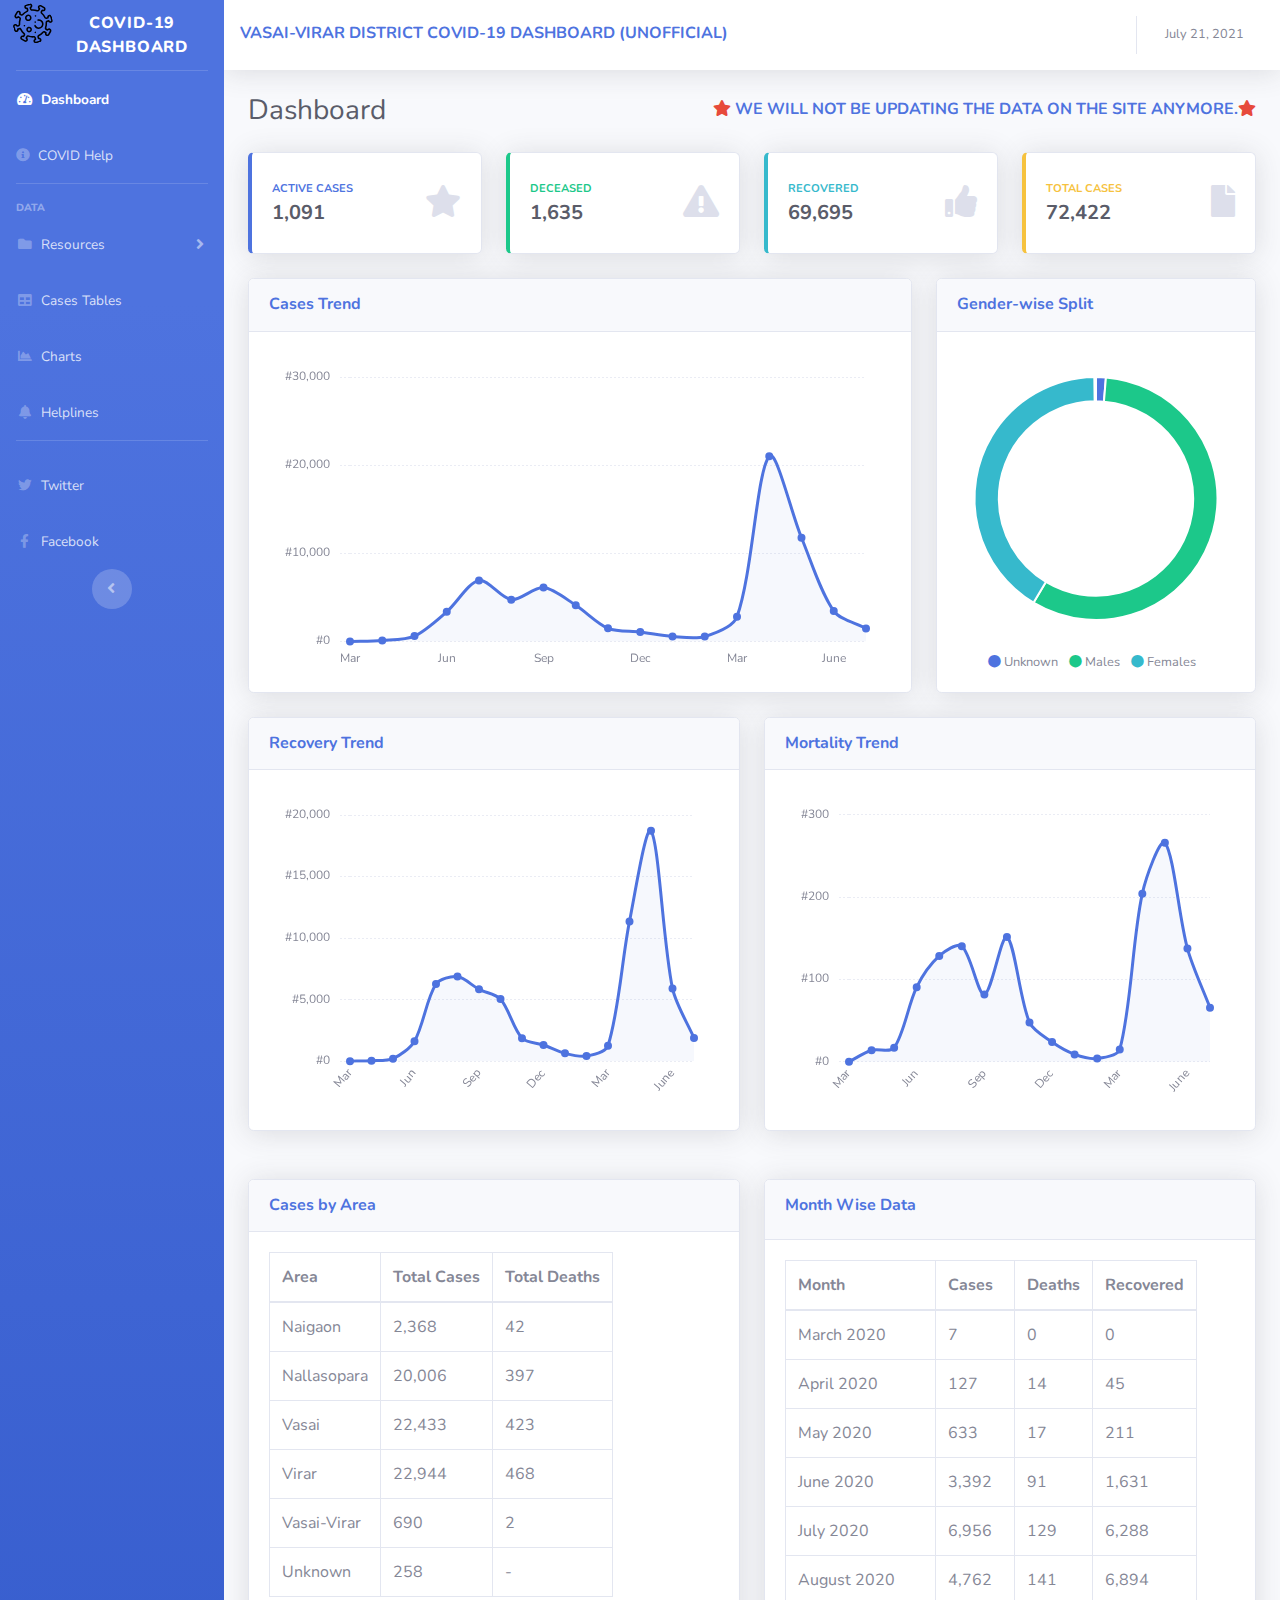
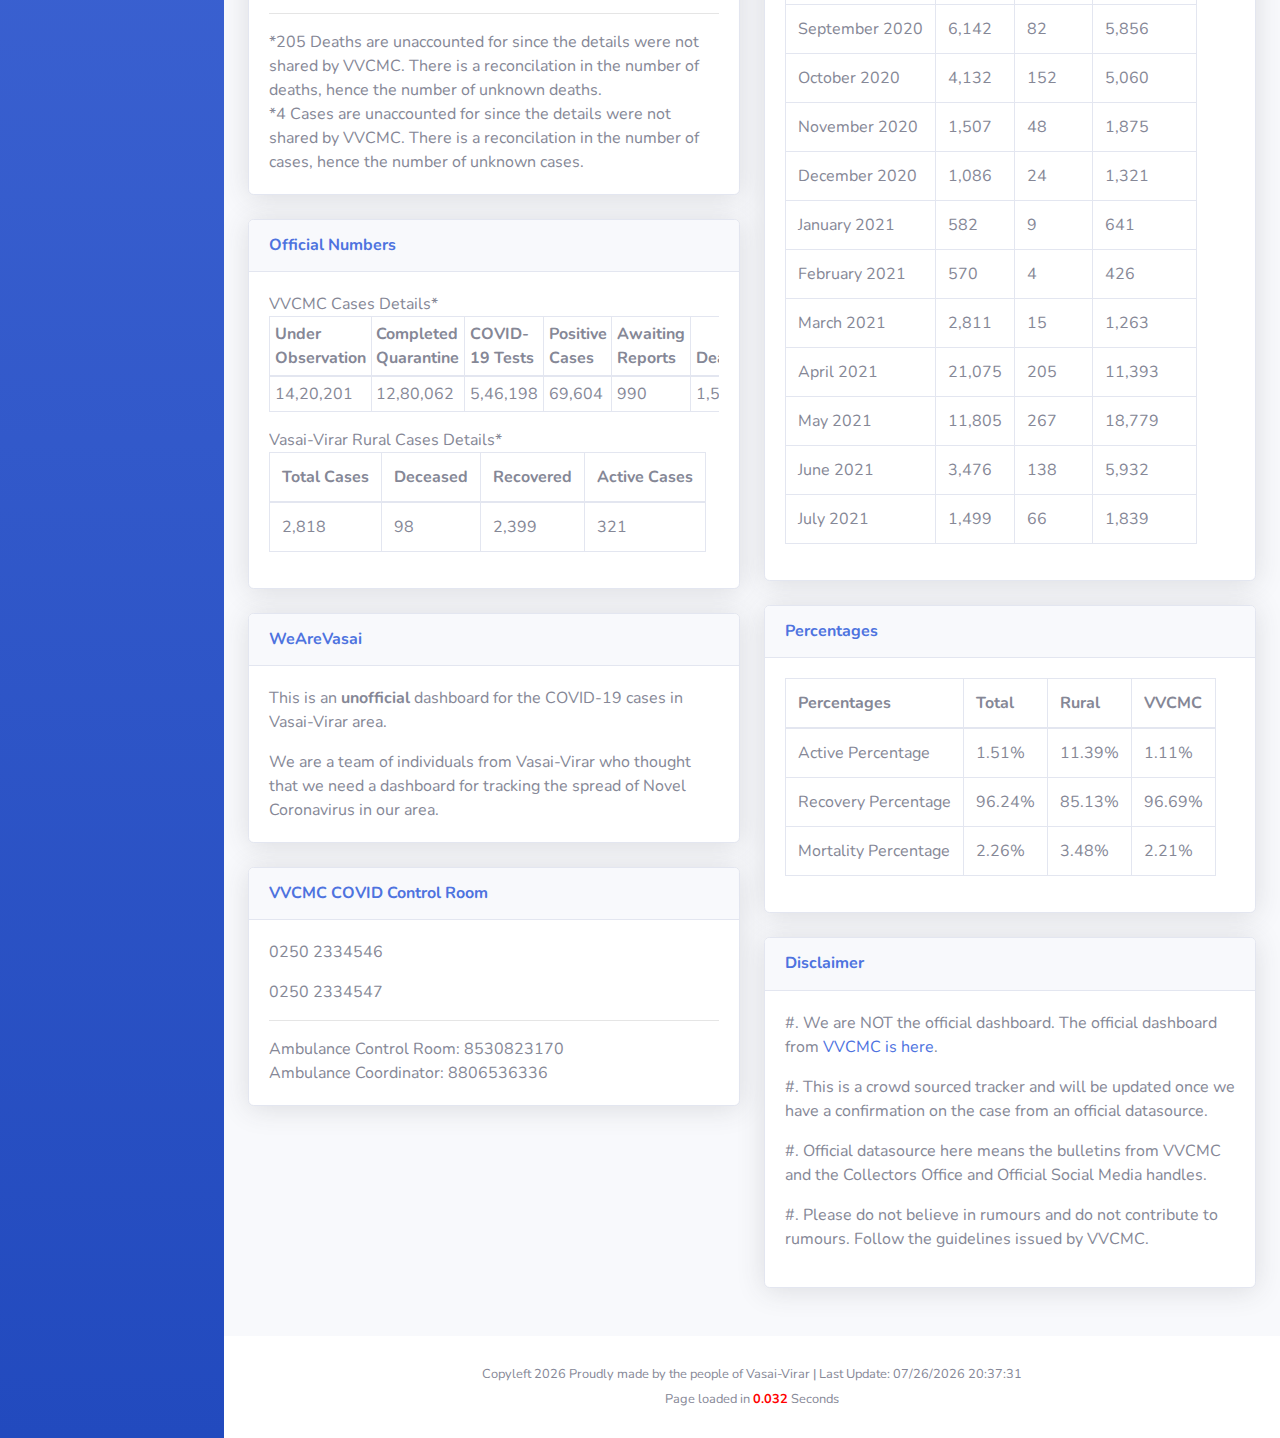
<file: index.html>
<!DOCTYPE html>
<html lang="en">

<head>

  <meta charset="utf-8">
  <meta http-equiv="X-UA-Compatible" content="IE=edge">
  <meta name="viewport" content="width=device-width, initial-scale=1, shrink-to-fit=no">
  <meta name="description" content="The unofficial COVID-19 Dashboard for Vasai-Virar">
  <meta name="author" content="WeAreVasai">

  <title>Vasai-Virar District : Unofficial COVID-19 Dashboard</title>

  <!-- Custom fonts for this template-->
  <link href="vendor/fontawesome-free/css/all.min.css" rel="stylesheet" type="text/css">
  <link href="https://fonts.googleapis.com/css?family=Nunito:200,200i,300,300i,400,400i,600,600i,700,700i,800,800i,900,900i" rel="stylesheet">

  <!-- Custom styles for this template-->
  <link href="css/sb-admin-2.min.css" rel="stylesheet">

  <link rel="icon" href="img/favicon.png" type="image/x-icon"/>
  <link rel="shortcut icon" href="img/favicon.png" type="image/x-icon"/>

</head>

<body id="page-top">

  <!-- Page Wrapper -->
  <div id="wrapper">

    <!-- Sidebar -->
    <ul class="navbar-nav bg-gradient-primary sidebar sidebar-dark accordion" id="accordionSidebar">

      <!-- Sidebar - Brand -->
      <a class="sidebar-brand d-flex align-items-center justify-content-center" href="index.html">
        <div class="sidebar-brand-icon rotate-n-15">
          <img  src="img/virus.svg" alt="" width="40" height="40" style="vertical-align:middle">
          <i class="fas fa-virus"></i>
        </div>
        <div class="sidebar-brand-text mx-3">COVID-19 Dashboard</div>
      </a>

      <!-- Divider -->
      <hr class="sidebar-divider my-0">

      <!-- Nav Item - Dashboard -->
      <li class="nav-item active">
        <a class="nav-link" href="index.html">
          <i class="fas fa-fw fa-tachometer-alt"></i>
          <span>Dashboard</span></a>
      </li>
      <li class="nav-item">
        <a class="nav-link" href="help.html">
          <i class="fas fa fa-info-circle"></i>
          <span>COVID Help</span></a>
      </li>
      <!-- Divider -->
      <hr class="sidebar-divider">


      <!-- Heading -->
      <div class="sidebar-heading">
        Data
      </div>

      <!-- Nav Item - Pages Collapse Menu -->
    <li class="nav-item">
        <a class="nav-link collapsed" href="#" data-toggle="collapse" data-target="#collapsePages" aria-expanded="true" aria-controls="collapsePages">
          <i class="fas fa-fw fa-folder"></i>
          <span>Resources</span>
        </a>
        <div id="collapsePages" class="collapse" aria-labelledby="headingPages" data-parent="#accordionSidebar">
          <div class="bg-white py-2 collapse-inner rounded">
            <h6 class="collapse-header">VVCMC</h6>
            <a class="collapse-item" href="https://vvcmc.in/vvmc/corona/local_host/index.html">VVCMC Dashboard</a>
            <a class="collapse-item" href="https://vvcmc.in/vvmc/corona/local_host/containmentzone.html">VVCMC Containment Zones</a>

            <div class="collapse-divider"></div>
            <h6 class="collapse-header">Palghar District</h6>
            <a class="collapse-item" href="https://datastudio.google.com/embed/u/0/reporting/3f20951b-561b-4a87-a919-8134ce69bb43/page/ecYZB">Palghar Dashboard</a>

          </div>
        </div>
      </li>

      <!-- Nav Item - Tables -->
      <li class="nav-item">
        <a class="nav-link" href="CasesTables.html">
          <i class="fas fa-fw fa-table"></i>
          <span>Cases Tables</span></a>
      </li>

      <!-- Nav Item - Charts -->
      <li class="nav-item">
        <a class="nav-link" href="charts.html">
          <i class="fas fa-fw fa-chart-area"></i>
          <span>Charts</span></a>
      </li>

      <!-- Nav Item - Helpline -->
      <li class="nav-item">
        <a class="nav-link" href="helplines.html">
          <i class="fas fa-bell fa-fw"></i>
          <span>Helplines</span></a>
      </li>





      <!-- Divider -->
      <hr class="sidebar-divider d-none d-md-block">

      <!-- Nav Item - Social -->
      <li class="nav-item">
        <a class="nav-link" href="https://twitter.com/WeAreVasai">
          <i class="fab fa-twitter fa-fw"></i>
          <span>Twitter</span></a>
      </li>
      <li class="nav-item">
        <a class="nav-link" href="https://www.facebook.com/wearevasai/">
          <i class="fab fa-facebook-f fa-fw"></i>
          <span>Facebook</span></a>
      </li>

      <!-- Sidebar Toggler (Sidebar) -->
      <div class="text-center d-none d-md-inline">
        <button class="rounded-circle border-0" id="sidebarToggle"></button>
      </div>

    </ul>
    <!-- End of Sidebar -->

    <!-- Content Wrapper -->
    <div id="content-wrapper" class="d-flex flex-column">

      <!-- Main Content -->
      <div id="content">

        <!-- Topbar -->
        <nav class="navbar navbar-expand navbar-light bg-white topbar mb-4 static-top shadow">

          <!-- Sidebar Toggle (Topbar) -->
          <button id="sidebarToggleTop" class="btn btn-link d-md-none rounded-circle mr-3">
            <i class="fa fa-bars"></i>
          </button>
          <div class="text-l font-weight-bold text-primary text-uppercase mb-1">Vasai-Virar District COVID-19 Dashboard (Unofficial)</div>


          <!-- Topbar Navbar -->
          <ul class="navbar-nav ml-auto">



            <div class="topbar-divider d-none d-sm-block"></div>

            <!-- Nav Item - Date -->
            <li class="nav-item dropdown no-arrow">
              <a class="nav-link dropdown-toggle" href="#" id="userDropdown" role="button" data-toggle="dropdown" aria-haspopup="true" aria-expanded="false">
                <span class="mr-2 d-none d-lg-inline text-gray-600 small">July 21, 2021</span>
              </a>


        </nav>
        <!-- End of Topbar -->

        <!-- Begin Page Content -->
        <div class="container-fluid">

          <!-- Page Heading -->
          <div class="d-sm-flex align-items-center justify-content-between mb-4">
            <h1 class="h3 mb-0 text-gray-800">Dashboard</h1>
          <p class="text-l font-weight-bold text-primary text-uppercase mb-1"><i class="fas fa-star text-danger"></i> We will not be updating the data on the site anymore.<i class="fas fa-star text-danger"></i></p>
          </div>

          <!-- Content Row -->
          <div class="row">


            <div class="col-xl-3 col-md-6 mb-4">
              <div class="card border-left-primary shadow h-100 py-2">
                <div class="card-body">
                  <div class="row no-gutters align-items-center">
                    <div class="col mr-2">
                      <div class="text-xs font-weight-bold text-primary text-uppercase mb-1">Active Cases</div>
                      <div class="h5 mb-0 font-weight-bold text-gray-800">1,091</div>
                    </div>
                    <div class="col-auto">
                      <i class="fas fa-star fa-2x text-gray-300"></i>
                    </div>
                  </div>
                </div>
              </div>
            </div>


            <div class="col-xl-3 col-md-6 mb-4">
              <div class="card border-left-success shadow h-100 py-2">
                <div class="card-body">
                  <div class="row no-gutters align-items-center">
                    <div class="col mr-2">
                      <div class="text-xs font-weight-bold text-success text-uppercase mb-1">Deceased</div>
                      <div class="h5 mb-0 font-weight-bold text-gray-800">1,635</div>
                    </div>
                    <div class="col-auto">
                      <i class="fas fa-exclamation-triangle fa-2x text-gray-300"></i>
                    </div>
                  </div>
                </div>
              </div>
            </div>


            <div class="col-xl-3 col-md-6 mb-4">
              <div class="card border-left-info shadow h-100 py-2">
                <div class="card-body">
                  <div class="row no-gutters align-items-center">
                    <div class="col mr-2">
                      <div class="text-xs font-weight-bold text-info text-uppercase mb-1">Recovered</div>
                      <div class="row no-gutters align-items-center">
                        <div class="col-auto">
                          <div class="h5 mb-0 mr-3 font-weight-bold text-gray-800">69,695</div>
                        </div>

                      </div>
                    </div>
                    <div class="col-auto">
                      <i class="fas fa-thumbs-up fa-2x text-gray-300"></i>
                    </div>
                  </div>
                </div>
              </div>
            </div>

            <!-- Pending Requests Card Example -->
            <div class="col-xl-3 col-md-6 mb-4">
              <div class="card border-left-warning shadow h-100 py-2">
                <div class="card-body">
                  <div class="row no-gutters align-items-center">
                    <div class="col mr-2">
                      <div class="text-xs font-weight-bold text-warning text-uppercase mb-1">Total Cases</div>
                      <div class="h5 mb-0 font-weight-bold text-gray-800">72,422</div>
                    </div>
                    <div class="col-auto">
                      <i class="fas fa-file fa-2x text-gray-300"></i>
                    </div>
                  </div>
                </div>
              </div>
            </div>
          </div>

          <!-- Content Row -->

          <div class="row">

            <!-- Cases Trend Chart -->
            <div class="col-xl-8 col-lg-7">
              <div class="card shadow mb-4">
                <!-- Card Header - Dropdown -->
                <div class="card-header py-3 d-flex flex-row align-items-center justify-content-between">
                  <h6 class="m-0 font-weight-bold text-primary">Cases Trend</h6>

                </div>
                <!-- Card Body -->
                <div class="card-body">
                  <div class="chart-area">
                    <canvas id="myAreaChart"></canvas>
                  </div>

                </div>
              </div>

            </div>

            <!-- Pie Chart -->
            <div class="col-xl-4 col-lg-5">
              <div class="card shadow mb-4">
                <!-- Card Header - Dropdown -->
                <div class="card-header py-3 d-flex flex-row align-items-center justify-content-between">
                  <h6 class="m-0 font-weight-bold text-primary">Gender-wise Split</h6>

                </div>
                <!-- Card Body -->
                <div class="card-body">
                  <div class="chart-pie pt-4 pb-2">
                    <canvas id="myPieChart"></canvas>
                  </div>
                  <div class="mt-4 text-center small">
                    <span class="mr-2">
                      <i class="fas fa-circle text-primary"></i> Unknown
                    </span>
                    <span class="mr-2">
                      <i class="fas fa-circle text-success"></i> Males
                    </span>
                    <span class="mr-2">
                      <i class="fas fa-circle text-info"></i> Females
                    </span>
                  </div>
                </div>
              </div>
            </div>
          </div>

          <div class="row">

            <!-- Recovery Trend Chart -->
            <div class="col-lg-6 mb-4">
              <div class="card shadow mb-4">
                <!-- Card Header - Dropdown -->
                <div class="card-header py-3 d-flex flex-row align-items-center justify-content-between">
                  <h6 class="m-0 font-weight-bold text-primary">Recovery Trend</h6>

                </div>
                <!-- Card Body -->
                <div class="card-body">
                  <div class="chart-area">
                    <canvas id="recoveryChart"></canvas>
                  </div>

                </div>
              </div>

            </div>


              <!-- Mortality Trend Chart -->
              <div class="col-lg-6 mb-4">
                <div class="card shadow mb-4">
                  <!-- Card Header - Dropdown -->
                  <div class="card-header py-3 d-flex flex-row align-items-center justify-content-between">
                    <h6 class="m-0 font-weight-bold text-primary">Mortality Trend</h6>

                  </div>
                  <!-- Card Body -->
                  <div class="card-body">
                    <div class="chart-area">
                      <canvas id="mortalityChart"></canvas>
                    </div>

                  </div>
                </div>

              </div>
            </div>
          <!-- Bar Chart -->
        <!--  <div class="card shadow mb-4">
            <div class="card-header py-3">
              <h6 class="m-0 font-weight-bold text-primary">Bar Chart</h6>
            </div>
            <div class="card-body">
              <div class="chart-bar">
                <canvas id="myBarChart"></canvas>
              </div>
              <hr>
              Styling for the bar chart can be found in the <code>/js/demo/chart-bar-demo.js</code> file.
            </div>
          </div>-->

          <!-- Content Row -->
          <div class="row">

            <!-- Content Column -->
            <div class="col-lg-6 mb-4">

              <!-- cases by area -->
              <div class="card shadow mb-4">
                <div class="card-header py-3">
                  <h6 class="m-0 font-weight-bold text-primary">Cases by Area</h6>
                </div>
                <div class="card-body">
                  <div class="table-responsive">
                  <table class="table table-bordered table-responsive table-hover" id="dataTable" width="100%" cellspacing="0">
                    <thead>
                        <tr>
                            <th>Area</th>
                            <th>Total Cases</th>
                            <th>Total Deaths</th>
                        </tr>
                    </thead>
                    <tbody>
                      <tr>
                          <td>Naigaon</td>
                          <td>2,368</td>
                          <td>42</td>
                      </tr>
                        <tr>
                            <td>Nallasopara</td>
                            <td>20,006</td>
                            <td>397</td>
                        </tr>
                        <tr>
                            <td>Vasai</td>
                            <td>22,433</td>
                            <td>423</td>
                        </tr>
                        <tr>
                            <td>Virar</td>
                            <td>22,944</td>
                            <td>468</td>
                        </tr>
                        <tr>
                            <td>Vasai-Virar</td>
                            <td>690</td>
                            <td>2</td>
                        </tr>
                        <tr>
                            <td>Unknown</td>
                            <td>258</td>
                            <td>-</td>
                        </tr>
                    </tbody>
                </table>

                  <hr>
                  *205 Deaths are unaccounted for since the details were not shared by VVCMC. There is a reconcilation in the number of deaths, hence the number of unknown deaths.<br />
                  *4 Cases are unaccounted for since the details were not shared by VVCMC. There is a reconcilation in the number of cases, hence the number of unknown cases.
                </div>
              </div>
              </div>


              <!-- Offical Numbers -->
              <div class="card shadow mb-4">
                <div class="card-header py-3">
                  <h6 class="m-0 font-weight-bold text-primary">Official Numbers</h6>
                </div>
                <div class="card-body">
                  <div class="table-responsive">
                    <span class="subheading">VVCMC Cases Details*</span>
                    <table class="table table-bordered table-sm table-responsive table-hover" id="dataTable" width="100%" cellspacing="0">
                    <thead>
                      <tr>
                        <th>Under Observation</th>
                        <th>Completed Quarantine</th>
                        <th>COVID-19 Tests</th>
                        <th>Positive Cases</th>
                        <th>Awaiting Reports</th>
                        <th>Deaths</th>
                        <th>Recovered</th>
                        <th>Recovering</th>
                      </tr>
                    </thead>
                    <tbody>
                    <tr>
                      <td>14,20,201</td>
                      <td>12,80,062</td>
                      <td>5,46,198</td>
                      <td>69,604</td>
                      <td>990</td>
                      <td>1,537</td>
                      <td>67,297</td>
                      <td>770</td>
                    </tr>
                    </tbody>
                    </table>

                    <span class="subheading">Vasai-Virar Rural Cases Details*</span>
                      <table class="table table-bordered table-responsive table-hover" id="dataTable" width="100%" cellspacing="0">
                      <thead>
                        <tr>
                          <th>Total Cases</th>
                          <th>Deceased</th>
                          <th>Recovered</th>
                          <th>Active Cases</th>
                        </tr>
                      </thead>
                      <tbody>
                     <tr>
                       <td>2,818</td>
                       <td>98</td>
                       <td>2,399</td>
                       <td>321</td>
                     </tr>
                    </tbody>
                    </table>
                </div>
              </div>
              </div>

              <!-- WeAreVasai -->
              <div class="card shadow mb-4">
                <div class="card-header py-3">
                  <h6 class="m-0 font-weight-bold text-primary">WeAreVasai</h6>
                </div>
                <div class="card-body">
                  <p>This is an <b>unofficial</b> dashboard for the COVID-19 cases in Vasai-Virar area. </p>
                  <p class="mb-0">We are a team of individuals from Vasai-Virar who thought that we need a dashboard for tracking the spread of Novel Coronavirus in our area.</p>
                </div>
              </div>

              <!-- Numbers -->
              <div class="card shadow mb-4">
                <div class="card-header py-3">
                  <h6 class="m-0 font-weight-bold text-primary">VVCMC COVID Control Room</h6>
                </div>
                <div class="card-body">
                  <p>0250 2334546</p>
                  <p class="mb-0">0250 2334547</p>
                  <hr />
                  <p class="mb-0">Ambulance Control Room: 8530823170 <br />
                    Ambulance Coordinator: 8806536336
                  </p>
                </div>
              </div>

            </div>

            <div class="col-lg-6 mb-4">
              <!-- Month Wise data -->
              <div class="card shadow mb-4">
                <div class="card-header py-3">
                  <h6 class="m0 font-weight-bold text-primary">Month Wise Data</h6>
                </div>
                <div class="card-body">
                  <div class="table-responsive">
                    <table class="table table-bordered table-responsive table-hover" id="dataTable" width="100%" cellspacing="0">
                    <thead>
                      <tr><th>Month</th><th>Cases</th><th>Deaths</th><th>Recovered</th></tr>
                    </thead>
                    <tbody>
                     <tr><td>March 2020</td><td>7</td><td>0</td><td>0</td></tr>
                     <tr><td>April 2020</td><td>127</td><td>14</td><td>45</td></tr>
                     <tr><td>May 2020</td><td>633</td><td>17</td><td>211</td></tr>
                     <tr><td>June 2020</td><td>3,392</td><td>91</td><td>1,631</td></tr>
                     <tr><td>July 2020</td><td>6,956</td><td>129</td><td>6,288</td></tr>
                     <tr><td>August 2020</td><td>4,762</td><td>141</td><td>6,894</td></tr>
                     <tr><td>September 2020</td><td>6,142</td><td>82</td><td>5,856</td></tr>
                     <tr><td>October 2020</td><td>4,132</td><td>152</td><td>5,060</td></tr>
                     <tr><td>November 2020</td><td>1,507</td><td>48</td><td>1,875</td></tr>
                     <tr><td>December 2020</td><td>1,086</td><td>24</td><td>1,321</td></tr>
                     <tr><td>January 2021</td><td>582</td><td>9</td><td>641</td></tr>
                     <tr><td>February 2021</td><td>570</td><td>4</td><td>426</td></tr>
                     <tr><td>March 2021</td><td>2,811</td><td>15</td><td>1,263</td></tr>
                     <tr><td>April 2021</td><td>21,075</td><td>205</td><td>11,393</td></tr>
                     <tr><td>May 2021</td><td>11,805</td><td>267</td><td>18,779</td></tr>
                     <tr><td>June 2021</td><td>3,476</td><td>138</td><td>5,932</td></tr>
                     <tr><td>July 2021</td><td>1,499</td><td>66</td><td>1,839</td></tr>
                    </tbody>
                  </table>


                </div>
              </div>
              </div>


              <!-- Percentages -->
              <div class="card shadow mb-4">
                <div class="card-header py-3">
                  <h6 class="m-0 font-weight-bold text-primary">Percentages</h6>
                </div>
                <div class="card-body">
                  <div class="table-responsive">
                    <table class="table table-bordered table-responsive table-hover" id="dataTable" width="100%" cellspacing="0">
              <thead>
                  <tr>
                    <th>Percentages</th><th>Total</th><th>Rural</th><th>VVCMC</th></tr></thead><tbody>
                   <tr><td>Active Percentage</td>
                     <td>1.51%</td>
                     <td>11.39%</td>
                     <td>1.11%</td>
                   </tr>
                   <tr><td>Recovery Percentage</td>
                     <td>96.24%</td>
                     <td>85.13%</td>
                     <td>96.69%</td>
                   </tr>
                   <tr><td>Mortality Percentage</td>
                     <td>2.26%</td>
                     <td>3.48%</td>
                     <td>2.21%</td>
                    </tr>
                  </tbody>
                </table>


                </div>
              </div>
              </div>




              <!-- Disclaimer -->
              <div class="card shadow mb-4">
                <div class="card-header py-3">
                  <h6 class="m-0 font-weight-bold text-primary">Disclaimer</h6>
                </div>
                <div class="card-body">
                  <div class="text-center">
                    <!--<img class="img-fluid px-3 px-sm-4 mt-3 mb-4" style="width: 25rem;" src="img/undraw_posting_photo.svg" alt="">-->
                  </div>
                  <p>#. We are NOT the official dashboard. The official dashboard from <a title="Official VVCMC Dashboard" href="https://vvcmc.in/vvmc/corona/local_host/index.html" target="_blank">VVCMC is here</a>. </p>
                  <p>#. This is a crowd sourced tracker and will be updated once we have a confirmation on the case from an official datasource. </p>
                  <p>#. Official datasource here means the bulletins from VVCMC and the Collectors Office and Official Social Media handles.</p>
                  <p>#. Please do not believe in rumours and do not contribute to rumours. Follow the guidelines issued by VVCMC.</p>

                </div>
              </div>



            </div>
          </div>
<!--
          <div class="card shadow mb-4">
            <div class="card-header py-3">
              <h6 class="m-0 font-weight-bold text-primary">CCC- Covid Care Centre Facilities in VVMC</h6>
            </div>
            <div class="card-body">
              <div class="table-responsive">
                <table class="table table-bordered table-responsive table-hover" id="dataTable" width="100%" cellspacing="0">
          <thead>
              <tr>
       <th>Name of Isolation Centre</th><th>Total beds available</th><th>Isolation Beds -without O2 support</th><th>Occupied Isolation beds- without O2 support</th><th>% Occupancy of Isolation Beds -without O2 support</th></tr></thead><tbody>
       <tr><td>Mhada Building No. 10</td><td>372</td><td>372</td><td>25</td><td>6.72%</td></tr>
       <tr><td>Viva College, Virar West</td><td>1200</td><td>600</td><td>3</td><td>0.50%</td></tr>
       <tr><td>Mhada Building No. 14</td><td>190</td><td>190</td><td>0</td><td>0%</td></tr>
      </tbody></table>
          <hr>
          *Data as of 8th September via <a title="Palghar District Dashboard" target="_blank" href="https://datastudio.google.com/embed/u/0/reporting/3f20951b-561b-4a87-a919-8134ce69bb43/page/70ZUB">Palghar District Dashboard</a>

            </div>
          </div>
          </div>

          <div class="card shadow mb-4">
            <div class="card-header py-3">
              <h6 class="m-0 font-weight-bold text-primary"> DCHC- Dedicated Covid Care Hospital Centres Facilities in VVMC​</h6>
            </div>
            <div class="card-body">
              <div class="table-responsive">
                <table class="table table-bordered table-responsive table-hover" id="dataTable" width="100%" cellspacing="0">
          <thead>
              <tr>
  <th>Name of Isolation Centre</th><th>Total beds available</th><th>Isolation Beds -without O2 support</th><th>Occupied Isolation beds- without O2 support</th><th>% Occupancy of Isolation Beds -without O2 support</th><th>Isolation Beds -with O2 support</th><th>Occupied Isolation beds- with O2 support</th><th>% Occupancy of Isolation Beds -with O2 support</th><th>No of Ventilators</th></tr></thead><tbody>
   <tr><td>GG College Annexure Building</td><td>750</td><td>550</td><td>206</td><td>37.45%</td><td>200</td><td>6</td><td>3%</td><td>0</td></tr>
   <tr><td>Varun Industry Covid Hospital</td><td>1200</td><td>1050</td><td>81</td><td>7.71%</td><td>150</td><td>17</td><td>11.33%</td><td>0</td></tr>
   <tr><td>Bolinj Hosptial</td><td>20</td><td>0</td><td>0</td><td>-</td><td>20</td><td>0</td><td>0%</td><td>0</td></tr>
  </tbody></table>
  <hr>
  *Data as of 8th September via <a title="Palghar District Dashboard" target="_blank" href="https://datastudio.google.com/embed/u/0/reporting/3f20951b-561b-4a87-a919-8134ce69bb43/page/m2ZUB">Palghar District Dashboard</a>

            </div>
          </div>
          </div>

          <div class="card shadow mb-4">
            <div class="card-header py-3">
              <h6 class="m-0 font-weight-bold text-primary">DCH- Dedicated Covid Care Hospitals in VVMC</h6>
            </div>
            <div class="card-body">
              <div class="table-responsive">
                <table class="table table-bordered table-responsive table-hover" id="dataTable" width="100%" cellspacing="0">
          <thead>
              <tr>
              <th>Name of Isolation Centre</th><th>Total beds available</th><th>Isolation Beds -without O2 support</th><th>Occupied Isolation Beds- without O2 support</th><th>% Occupancy of Isolation Beds- without O2 support</th><th>Isolation Beds- with O2 support</th><th>Occupied Isolation Beds- with O2 support</th><th>% Occupancy of Isolation Beds- with O2 support</th><th>ICU Beds</th><th>Occupied ICU Beds</th><th>% Occupancy of ICU Beds</th><th>No of Ventilators</th><th>Occupied Ventilators</th><th>% Occupancy of Ventilators</th></tr></thead><tbody>
               <tr><td>Agarwal Hospital</td><td>75</td><td>40</td><td>27</td><td>67.50%</td><td>40</td><td>6</td><td>15%</td><td>20</td><td>0</td><td>0%</td><td>10</td><td>0</td><td>0%</td></tr>
               <tr><td>Vinayaka Hospital</td><td>75</td><td>0</td><td>2</td><td>No data</td><td>65</td><td>34</td><td>52.31%</td><td>10</td><td>7</td><td>70%</td><td>4</td><td>1</td><td>25%</td></tr>
               <tr><td>Vijay Vallabh Hospital </td><td>50</td><td>22</td><td>17</td><td>77.27%</td><td>40</td><td>21</td><td>52.50%</td><td>19</td><td>3</td><td>15.79%</td><td>6</td><td>1</td><td>16.67%</td></tr>
               <tr><td>Galaxy Hopsital</td><td>25</td><td>12</td><td>8</td><td>66.67%</td><td>8</td><td>0</td><td>0%</td><td>5</td><td>7</td><td>140%</td><td>1</td><td>0</td><td>0%</td></tr>
               <tr><td>Riddhivinayak Hospital,Nalasopara</td><td>180</td><td>100</td><td>4</td><td>4%</td><td>40</td><td>1</td><td>2.50%</td><td>40</td><td>30</td><td>75%</td><td>20</td><td>0</td><td>0%</td></tr>
               <tr><td>Star Hospital</td><td>45</td><td>25</td><td>8</td><td>32%</td><td>18</td><td>10</td><td>55.56%</td><td>20</td><td>13</td><td>65%</td><td>3</td><td>0</td><td>0%</td></tr>
               <tr><td>Golden Park Hospital</td><td>54</td><td>0</td><td>30</td><td>No data</td><td>44</td><td>2</td><td>4.55%</td><td>10</td><td>3</td><td>30%</td><td>6</td><td>3</td><td>50%</td></tr>
               <tr><td>Kaul Isolation</td><td>65</td><td>0</td><td>6</td><td>No data</td><td>45</td><td>17</td><td>37.78%</td><td>20</td><td>17</td><td>85%</td><td>10</td><td>2</td><td>20%</td></tr>
               <tr><td>Janseva Hospital</td><td>60</td><td>48</td><td>0</td><td>0%</td><td>12</td><td>22</td><td>183.33%</td><td>12</td><td>8</td><td>66.67%</td><td>2</td><td>1</td><td>50%</td></tr>
               <tr><td>Platinum Hospital</td><td>60</td><td>0</td><td>0</td><td>No data</td><td>60</td><td>1</td><td>No data</td><td>10</td><td>7</td><td>No data</td><td>4</td><td>0</td><td>No data</td></tr>
               <tr><td>Cardinal Gracious Hospital</td><td>147</td><td>55</td><td>27</td><td>No data</td><td>55</td><td>25</td><td>No data</td><td>10</td><td>13</td><td>No data</td><td>3</td><td>5</td><td>No data</td></tr>
               <tr><td>Chandansar Municipal Hospital</td><td>150</td><td>50</td><td>0</td><td>No data</td><td>100</td><td>31</td><td>No data</td><td>100</td><td>31</td><td>No data</td><td>20</td><td>0</td><td>No data</td></tr>
              </tbody></table>
              <hr>
              *Data as of 8th September via <a title="Palghar District Dashboard" target="_blank" href="https://datastudio.google.com/embed/u/0/reporting/3f20951b-561b-4a87-a919-8134ce69bb43/page/47ZUB">Palghar District Dashboard</a>


            </div>
          </div>
          </div>

        </div>-->
        <!-- /.container-fluid -->

      </div>
      <!-- End of Main Content -->

      <!-- Footer -->
      <footer class="sticky-footer bg-white">
        <div class="container my-auto">
          <div class="copyright text-center my-auto">
            <span>Copyleft <script>document.write(new Date().getFullYear());</script> <i class="icon-heart color-danger" aria-hidden="true"></i>
              Proudly made by the people of Vasai-Virar  | Last Update: <span id="demo"></span>
              <br /><br /><span id="loadtime"></span>
              </span>
            </div>
          </div>
        </footer>

<!--Get date JS -->
  <script>
    document.getElementById("demo").innerHTML = document.lastModified;
    </script>

  <!-- Bootstrap core JavaScript-->
  <script src="vendor/jquery/jquery.min.js"></script>
  <script src="vendor/bootstrap/js/bootstrap.bundle.min.js"></script>

  <!-- Core plugin JavaScript-->
  <script src="vendor/jquery-easing/jquery.easing.min.js"></script>

  <!-- Custom scripts for all pages-->
  <script src="js/sb-admin-2.min.js"></script>

  <!-- Page level plugins -->
  <script src="vendor/chart.js/Chart.min.js"></script>

  <script type="text/javascript">
       var before_loadtime = new Date().getTime();
       window.onload = Pageloadtime;
       function Pageloadtime() {
           var aftr_loadtime = new Date().getTime();
           // Time calculating in seconds
           pgloadtime = (aftr_loadtime - before_loadtime) / 1000

           document.getElementById("loadtime").innerHTML = "Page loaded in <font color='red'><b>" + pgloadtime + "</b></font> Seconds";
       }
  </script>

  <!-- Page level custom scripts -->
  <script src="js/demo/chart-area-demo.js"></script>
  <script src="js/demo/chart-pie-demo.js"></script>
  <script src="js/demo/mortalitychart.js"></script>
    <script src="js/demo/recoverychart.js"></script>


  <!-- Global site tag (gtag.js) - Google Analytics -->
  <script async src="https://www.googletagmanager.com/gtag/js?id=UA-163098375-1"></script>
  <script>
    window.dataLayer = window.dataLayer || [];
    function gtag(){dataLayer.push(arguments);}
    gtag('js', new Date());

    gtag('config', 'UA-163098375-1');
  </script>

</body>

</html>
</file>
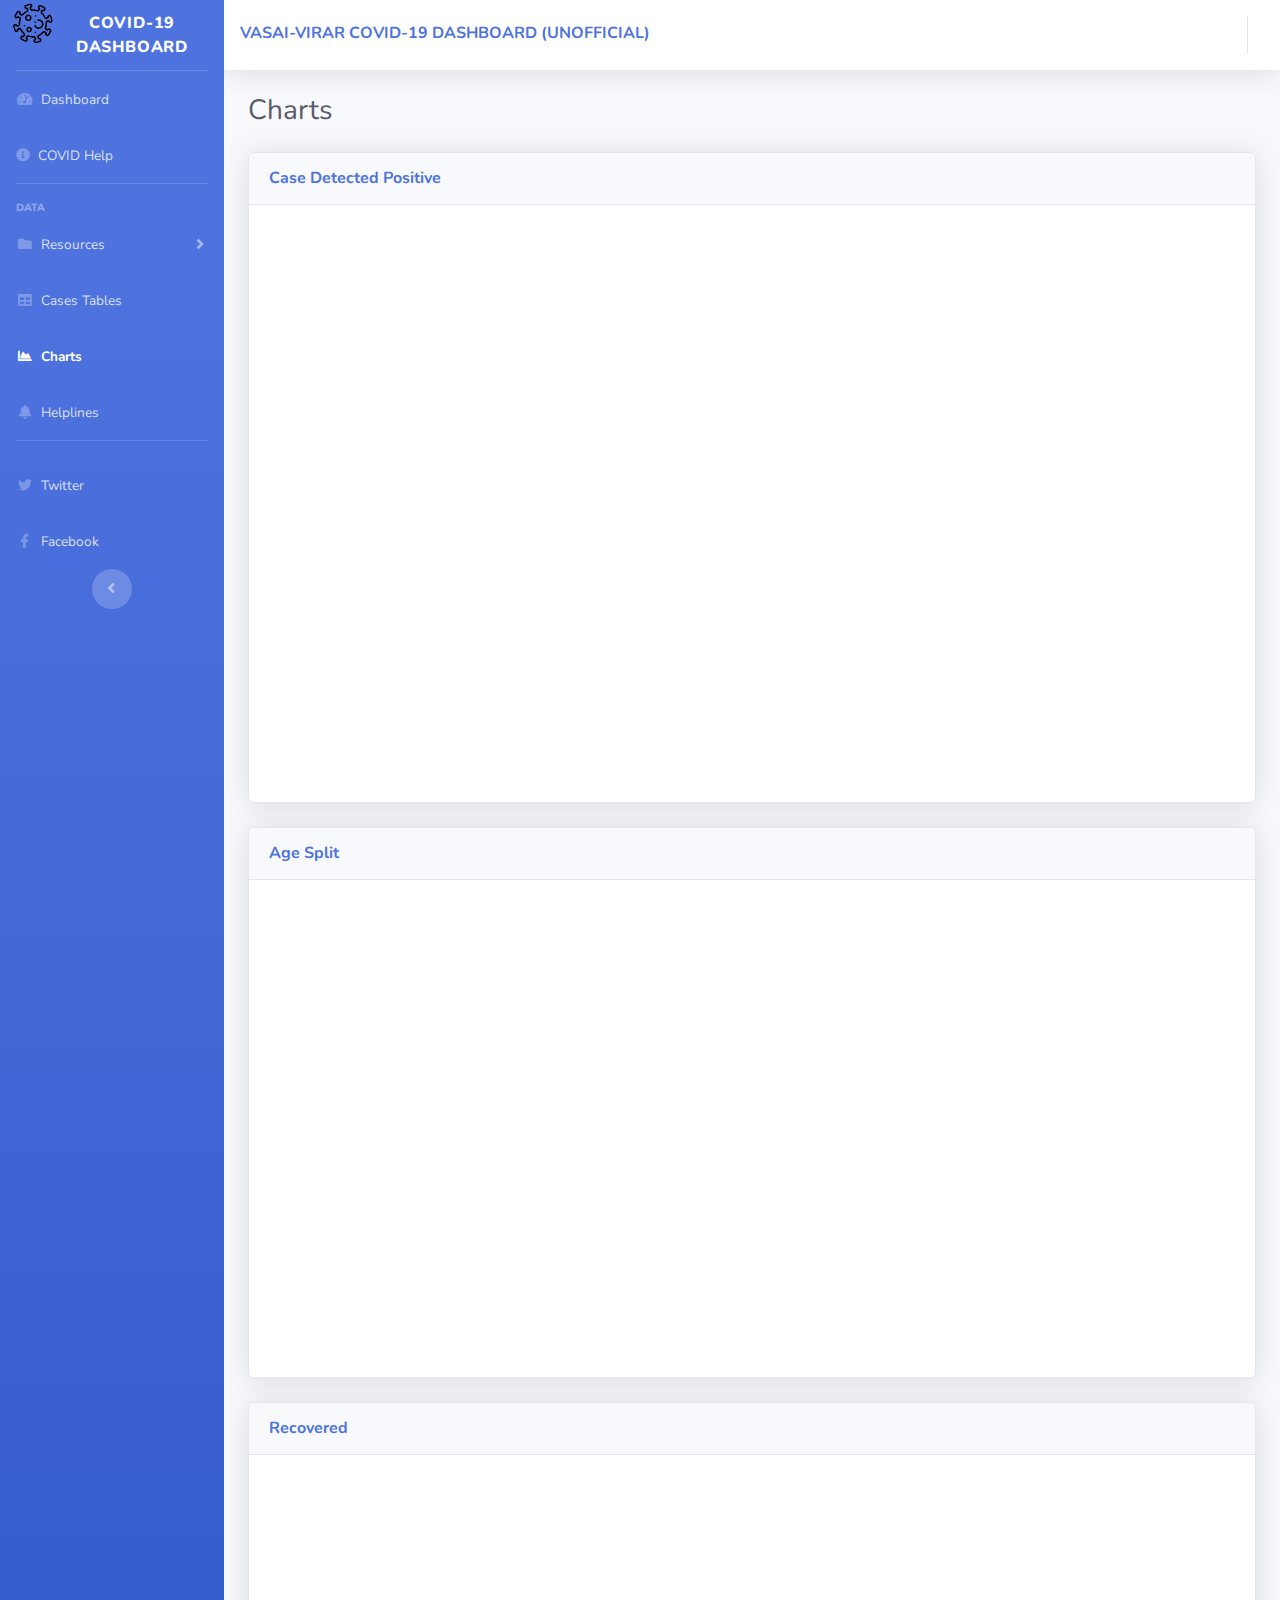
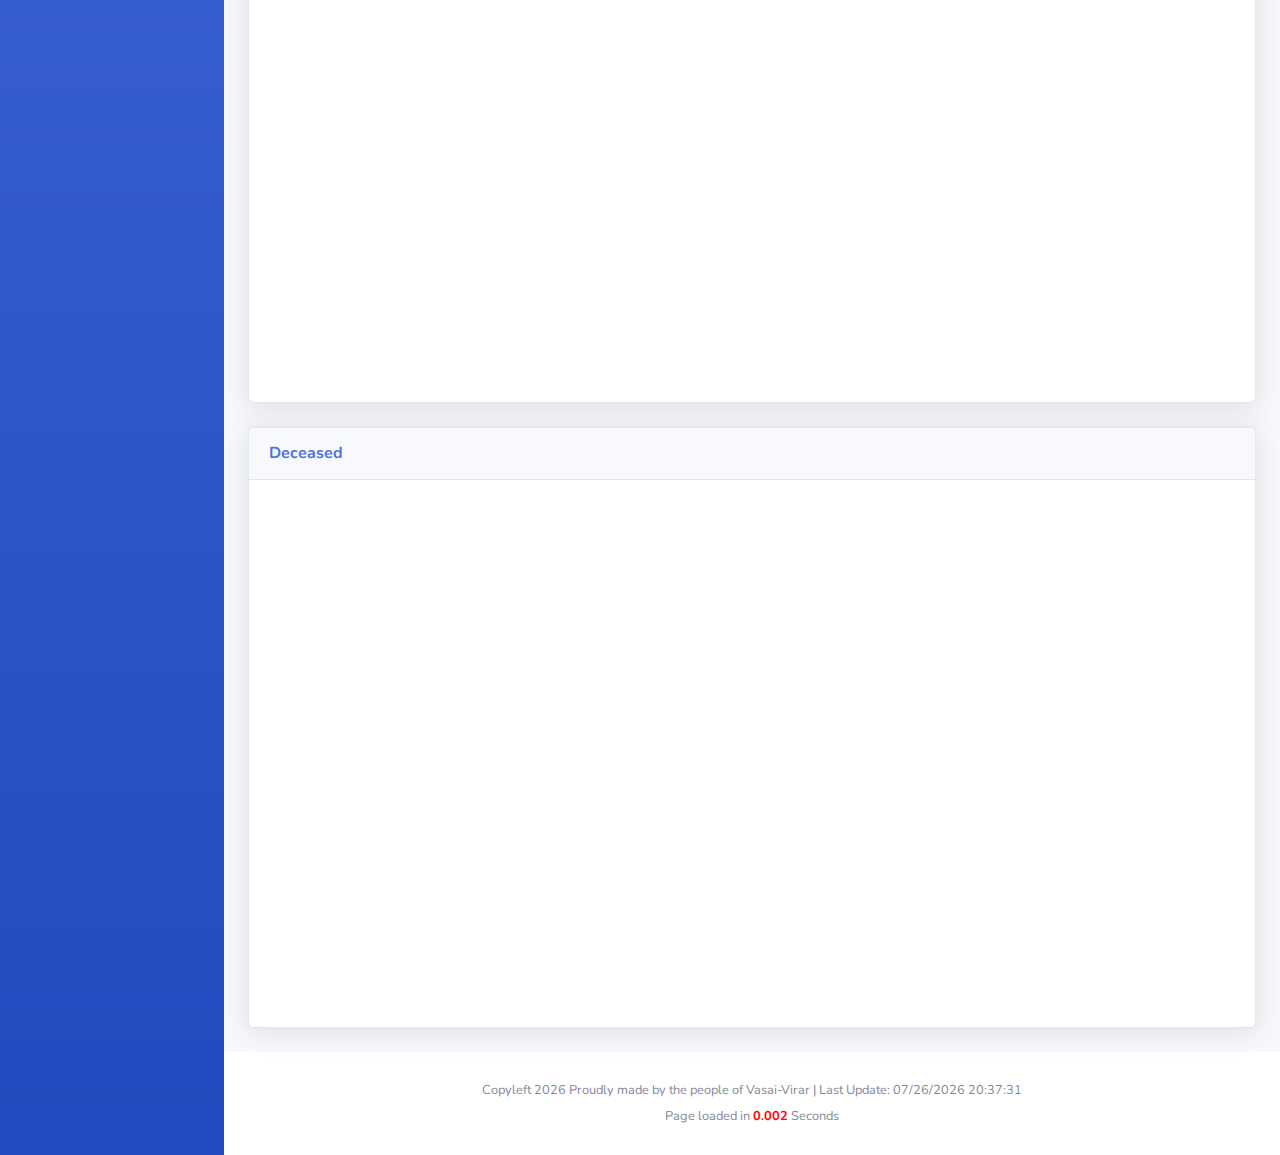
<file: charts.html>
<!DOCTYPE html>
<html lang="en">

<head>

  <meta charset="utf-8">
  <meta http-equiv="X-UA-Compatible" content="IE=edge">
  <meta name="viewport" content="width=device-width, initial-scale=1, shrink-to-fit=no">
  <meta name="description" content="The unofficial COVID-19 Dashboard for Vasai-Virar">
  <meta name="author" content="WeAreVasai">

  <title>Vasai-Virar : Unofficial COVID-19 Dashboard</title>

  <!-- Custom fonts for this template-->
  <link href="vendor/fontawesome-free/css/all.min.css" rel="stylesheet" type="text/css">
  <link href="https://fonts.googleapis.com/css?family=Nunito:200,200i,300,300i,400,400i,600,600i,700,700i,800,800i,900,900i" rel="stylesheet">

  <!-- Custom styles for this template-->
  <link href="css/sb-admin-2.min.css" rel="stylesheet">
  <!-- Custom styles for this page -->
  <link href="vendor/datatables/dataTables.bootstrap4.min.css" rel="stylesheet">
  <link rel="icon" href="img/favicon.png" type="image/x-icon"/>
  <link rel="shortcut icon" href="img/favicon.png" type="image/x-icon"/>

</head>

<body id="page-top">

  <!-- Page Wrapper -->
  <div id="wrapper">

    <!-- Sidebar -->
    <ul class="navbar-nav bg-gradient-primary sidebar sidebar-dark accordion" id="accordionSidebar">

      <!-- Sidebar - Brand -->
      <a class="sidebar-brand d-flex align-items-center justify-content-center" href="index.html">
        <div class="sidebar-brand-icon rotate-n-15">
          <img  src="img/virus.svg" alt="" width="40" height="40" style="vertical-align:middle">
          <i class="fas fa-virus"></i>
        </div>
        <div class="sidebar-brand-text mx-3">COVID-19 Dashboard</div>
      </a>


      <!-- Divider -->
      <hr class="sidebar-divider my-0">

      <!-- Nav Item - Dashboard -->
      <li class="nav-item">
        <a class="nav-link" href="index.html">
          <i class="fas fa-fw fa-tachometer-alt"></i>
          <span>Dashboard</span></a>
      </li>
      <li class="nav-item">
        <a class="nav-link" href="help.html">
          <i class="fas fa fa-info-circle"></i>
          <span>COVID Help</span></a>
      </li>

      <!-- Divider -->
      <hr class="sidebar-divider">


      <!-- Heading -->
      <div class="sidebar-heading">
        Data
      </div>

      <!-- Nav Item - Pages Collapse Menu -->
    <li class="nav-item">
        <a class="nav-link collapsed" href="#" data-toggle="collapse" data-target="#collapsePages" aria-expanded="true" aria-controls="collapsePages">
          <i class="fas fa-fw fa-folder"></i>
          <span>Resources</span>
        </a>
        <div id="collapsePages" class="collapse" aria-labelledby="headingPages" data-parent="#accordionSidebar">
          <div class="bg-white py-2 collapse-inner rounded">
            <h6 class="collapse-header">VVCMC</h6>
            <a class="collapse-item" href="https://vvcmc.in/vvmc/corona/local_host/index.html">VVCMC Dashboard</a>
            <a class="collapse-item" href="https://vvcmc.in/vvmc/corona/local_host/containmentzone.html">VVCMC Containment Zones</a>

            <div class="collapse-divider"></div>
            <h6 class="collapse-header">Palghar District</h6>
            <a class="collapse-item" href="https://datastudio.google.com/embed/u/0/reporting/3f20951b-561b-4a87-a919-8134ce69bb43/page/ecYZB">Palghar Dashboard</a>

          </div>
        </div>
      </li>

      <!-- Nav Item - Tables -->
      <li class="nav-item">
        <a class="nav-link" href="CasesTables.html">
          <i class="fas fa-fw fa-table"></i>
          <span>Cases Tables</span></a>
      </li>

      <!-- Nav Item - Charts -->
      <li class="nav-item active">
        <a class="nav-link" href="charts.html">
          <i class="fas fa-fw fa-chart-area"></i>
          <span>Charts</span></a>
      </li>

      <!-- Nav Item - Helpline -->
      <li class="nav-item">
        <a class="nav-link" href="helplines.html">
          <i class="fas fa-bell fa-fw"></i>
          <span>Helplines</span></a>
      </li>


      <!-- Divider -->
      <hr class="sidebar-divider d-none d-md-block">

      <!-- Nav Item - Tables -->
      <li class="nav-item">
        <a class="nav-link" href="https://twitter.com/WeAreVasai">
          <i class="fab fa-twitter fa-fw"></i>
          <span>Twitter</span></a>
      </li>
      <li class="nav-item">
        <a class="nav-link" href="https://www.facebook.com/wearevasai/">
          <i class="fab fa-facebook-f fa-fw"></i>
          <span>Facebook</span></a>
      </li>

      <!-- Sidebar Toggler (Sidebar) -->
      <div class="text-center d-none d-md-inline">
        <button class="rounded-circle border-0" id="sidebarToggle"></button>
      </div>

    </ul>
    <!-- End of Sidebar -->

    <!-- Content Wrapper -->
    <div id="content-wrapper" class="d-flex flex-column">

      <!-- Main Content -->
      <div id="content">

        <!-- Topbar -->
        <nav class="navbar navbar-expand navbar-light bg-white topbar mb-4 static-top shadow">

          <!-- Sidebar Toggle (Topbar) -->
          <button id="sidebarToggleTop" class="btn btn-link d-md-none rounded-circle mr-3">
            <i class="fa fa-bars"></i>
          </button>
          <div class="text-l font-weight-bold text-primary text-uppercase mb-1">Vasai-Virar COVID-19 Dashboard (Unofficial)</div>


          <!-- Topbar Navbar -->
          <ul class="navbar-nav ml-auto">



            <div class="topbar-divider d-none d-sm-block"></div>




        </nav>
        <!-- End of Topbar -->

        <!-- Begin Page Content -->
        <div class="container-fluid">


                    <!-- Page Heading -->
                    <h1 class="h3 mb-2 text-gray-800">Charts</h1>
                    <p class="mb-4"></p>

                    <!-- DataTales Example -->
                    <div class="card shadow mb-4">
                      <div class="card-header py-3">
                        <h6 class="m-0 font-weight-bold text-primary">Case Detected Positive</h6>
                      </div>
                      <div class="card-body">
                        <iframe width="100%" height="550" seamless frameborder="0" scrolling="yes" src="https://docs.google.com/spreadsheets/d/e/2PACX-1vSnDpDRTihP9ErUPtGBo3lJ5_wS7PnqeIDUvYWQKy9Id3F2ZGGWrhJHR45OIatwIkC_aFevw1S7VDPH/pubchart?oid=1082770825&amp;format=interactive"></iframe>

                      </div>
                    </div>

                    <div class="card shadow mb-4">
                      <div class="card-header py-3">
                        <h6 class="m-0 font-weight-bold text-primary">Age Split</h6>
                      </div>
                      <div class="card-body">
                        <iframe width="100%" height="450" seamless frameborder="0" scrolling="yes" src="https://docs.google.com/spreadsheets/d/e/2PACX-1vSnDpDRTihP9ErUPtGBo3lJ5_wS7PnqeIDUvYWQKy9Id3F2ZGGWrhJHR45OIatwIkC_aFevw1S7VDPH/pubchart?oid=759087238&amp;format=interactive"></iframe>

                      </div>
                    </div>

                    <div class="card shadow mb-4">
                      <div class="card-header py-3">
                        <h6 class="m-0 font-weight-bold text-primary">Recovered</h6>
                      </div>
                      <div class="card-body">
                        <iframe width="100%" height="500" seamless frameborder="0" scrolling="yes" src="https://docs.google.com/spreadsheets/d/e/2PACX-1vSnDpDRTihP9ErUPtGBo3lJ5_wS7PnqeIDUvYWQKy9Id3F2ZGGWrhJHR45OIatwIkC_aFevw1S7VDPH/pubchart?oid=924666695&amp;format=interactive"></iframe>

                      </div>
                    </div>

                    <div class="card shadow mb-4">
                      <div class="card-header py-3">
                        <h6 class="m-0 font-weight-bold text-primary">Deceased</h6>
                      </div>
                      <div class="card-body">
                        <iframe width="100%" height="500" seamless frameborder="0" scrolling="yes" src="https://docs.google.com/spreadsheets/d/e/2PACX-1vSnDpDRTihP9ErUPtGBo3lJ5_wS7PnqeIDUvYWQKy9Id3F2ZGGWrhJHR45OIatwIkC_aFevw1S7VDPH/pubchart?oid=1691828821&amp;format=interactive"></iframe>

                      </div>
                    </div>

        </div>
        <!-- /.container-fluid -->

      </div>
      <!-- End of Main Content -->

      <!-- Footer -->
      <footer class="sticky-footer bg-white">
        <div class="container my-auto">
          <div class="copyright text-center my-auto">
            <span>Copyleft <script>document.write(new Date().getFullYear());</script> <i class="icon-heart color-danger" aria-hidden="true"></i>
              Proudly made by the people of Vasai-Virar  | Last Update: <span id="demo"></span>
              <br /><br /><span id="loadtime"></span>
            </span>
          </div>
        </div>
      </footer>
      <!-- End of Footer -->

    </div>
    <!-- End of Content Wrapper -->

  </div>
  <!-- End of Page Wrapper -->

  <!-- Scroll to Top Button-->
  <a class="scroll-to-top rounded" href="#page-top">
    <i class="fas fa-angle-up"></i>
  </a>

<!--Get date JS -->
  <script>
    document.getElementById("demo").innerHTML = document.lastModified;
    </script>

  <!-- Bootstrap core JavaScript-->
  <script src="vendor/jquery/jquery.min.js"></script>
  <script src="vendor/bootstrap/js/bootstrap.bundle.min.js"></script>

  <!-- Core plugin JavaScript-->
  <script src="vendor/jquery-easing/jquery.easing.min.js"></script>

  <!-- Custom scripts for all pages-->
  <script src="js/sb-admin-2.min.js"></script>

  <!-- Page level plugins -->
  <script src="vendor/chart.js/Chart.min.js"></script>

  <!-- Page level custom scripts -->
  <script src="js/demo/chart-area-demo.js"></script>
  <script src="js/demo/chart-pie-demo.js"></script>


  <!-- Page level plugins -->
  <script src="vendor/datatables/jquery.dataTables.min.js"></script>
  <script src="vendor/datatables/dataTables.bootstrap4.min.js"></script>

  <script type="text/javascript">
       var before_loadtime = new Date().getTime();
       window.onload = Pageloadtime;
       function Pageloadtime() {
           var aftr_loadtime = new Date().getTime();
           // Time calculating in seconds
           pgloadtime = (aftr_loadtime - before_loadtime) / 1000

           document.getElementById("loadtime").innerHTML = "Page loaded in <font color='red'><b>" + pgloadtime + "</b></font> Seconds";
       }
  </script>

  <!-- Page level custom scripts -->
  <script src="js/demo/datatables-demo.js"></script>


  <!-- Global site tag (gtag.js) - Google Analytics -->
  <script async src="https://www.googletagmanager.com/gtag/js?id=UA-163098375-1"></script>
  <script>
    window.dataLayer = window.dataLayer || [];
    function gtag(){dataLayer.push(arguments);}
    gtag('js', new Date());

    gtag('config', 'UA-163098375-1');
  </script>

</body>

</html>
</file>
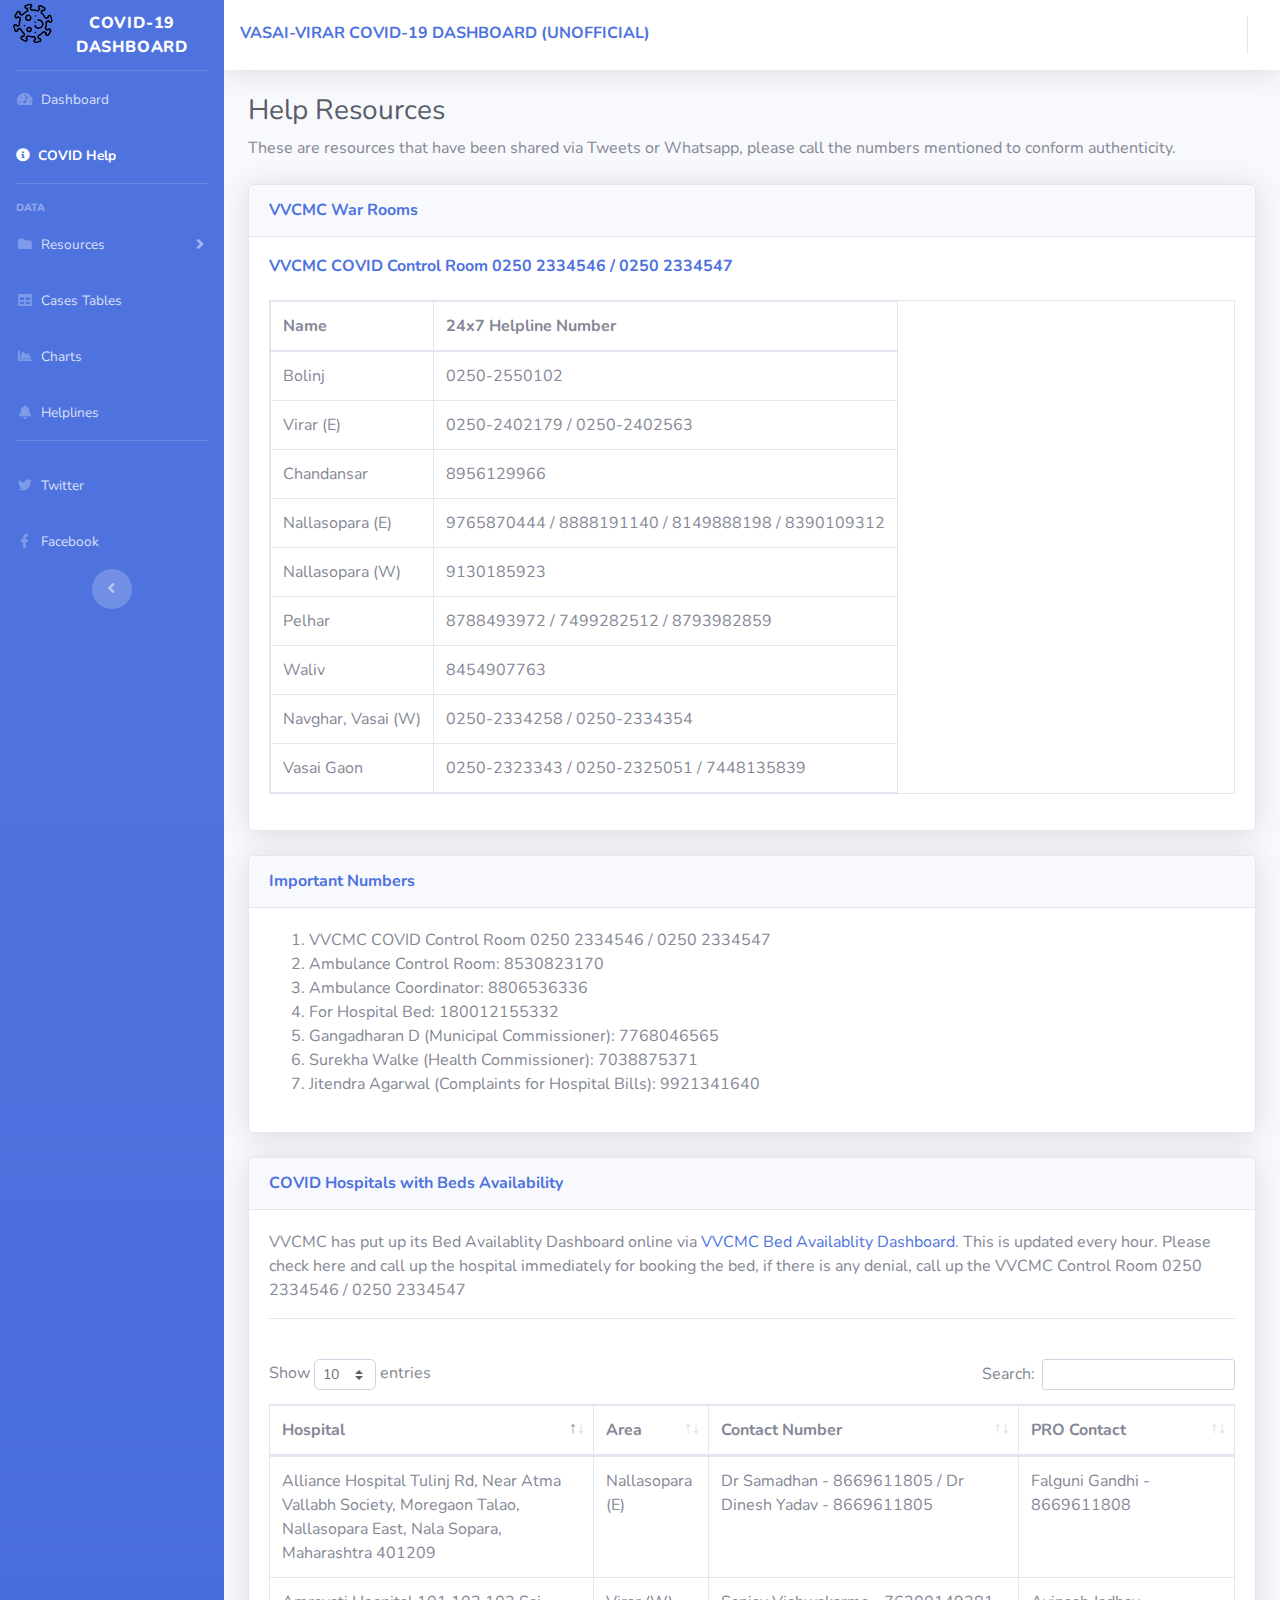
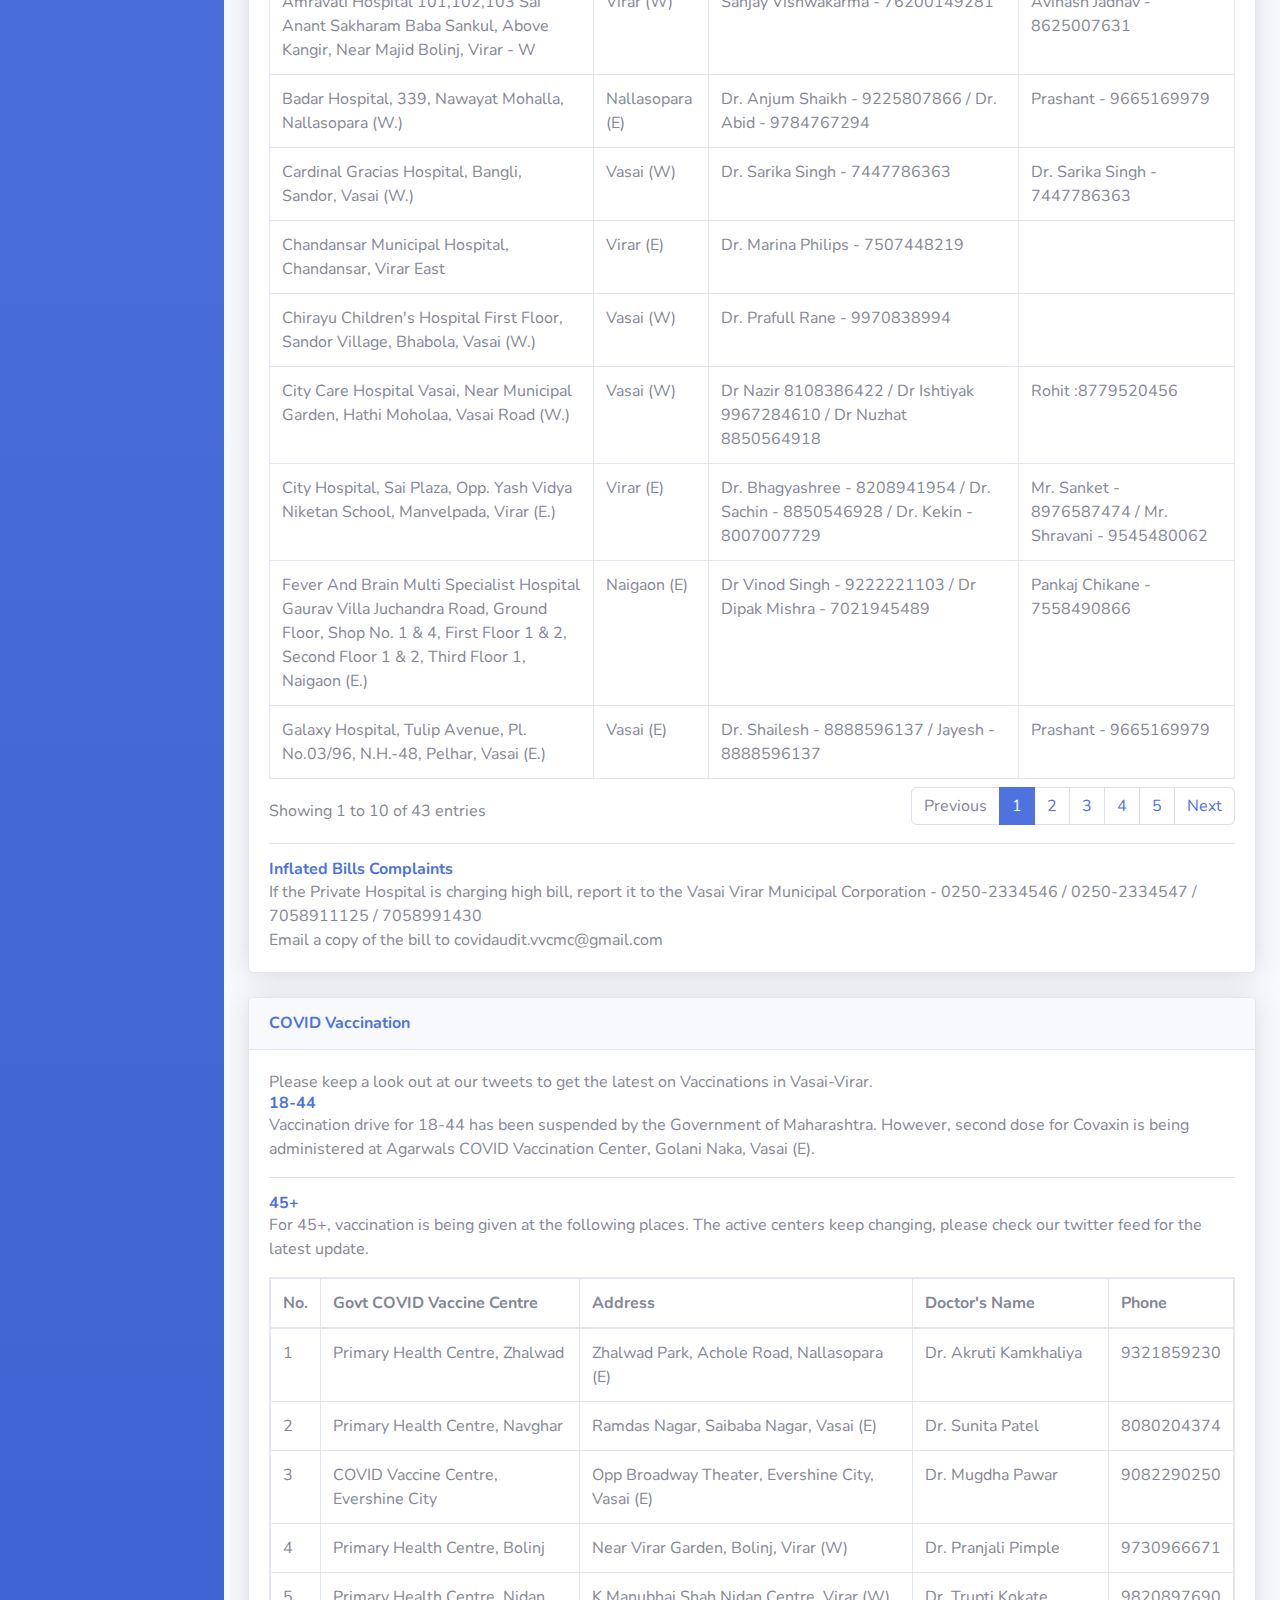
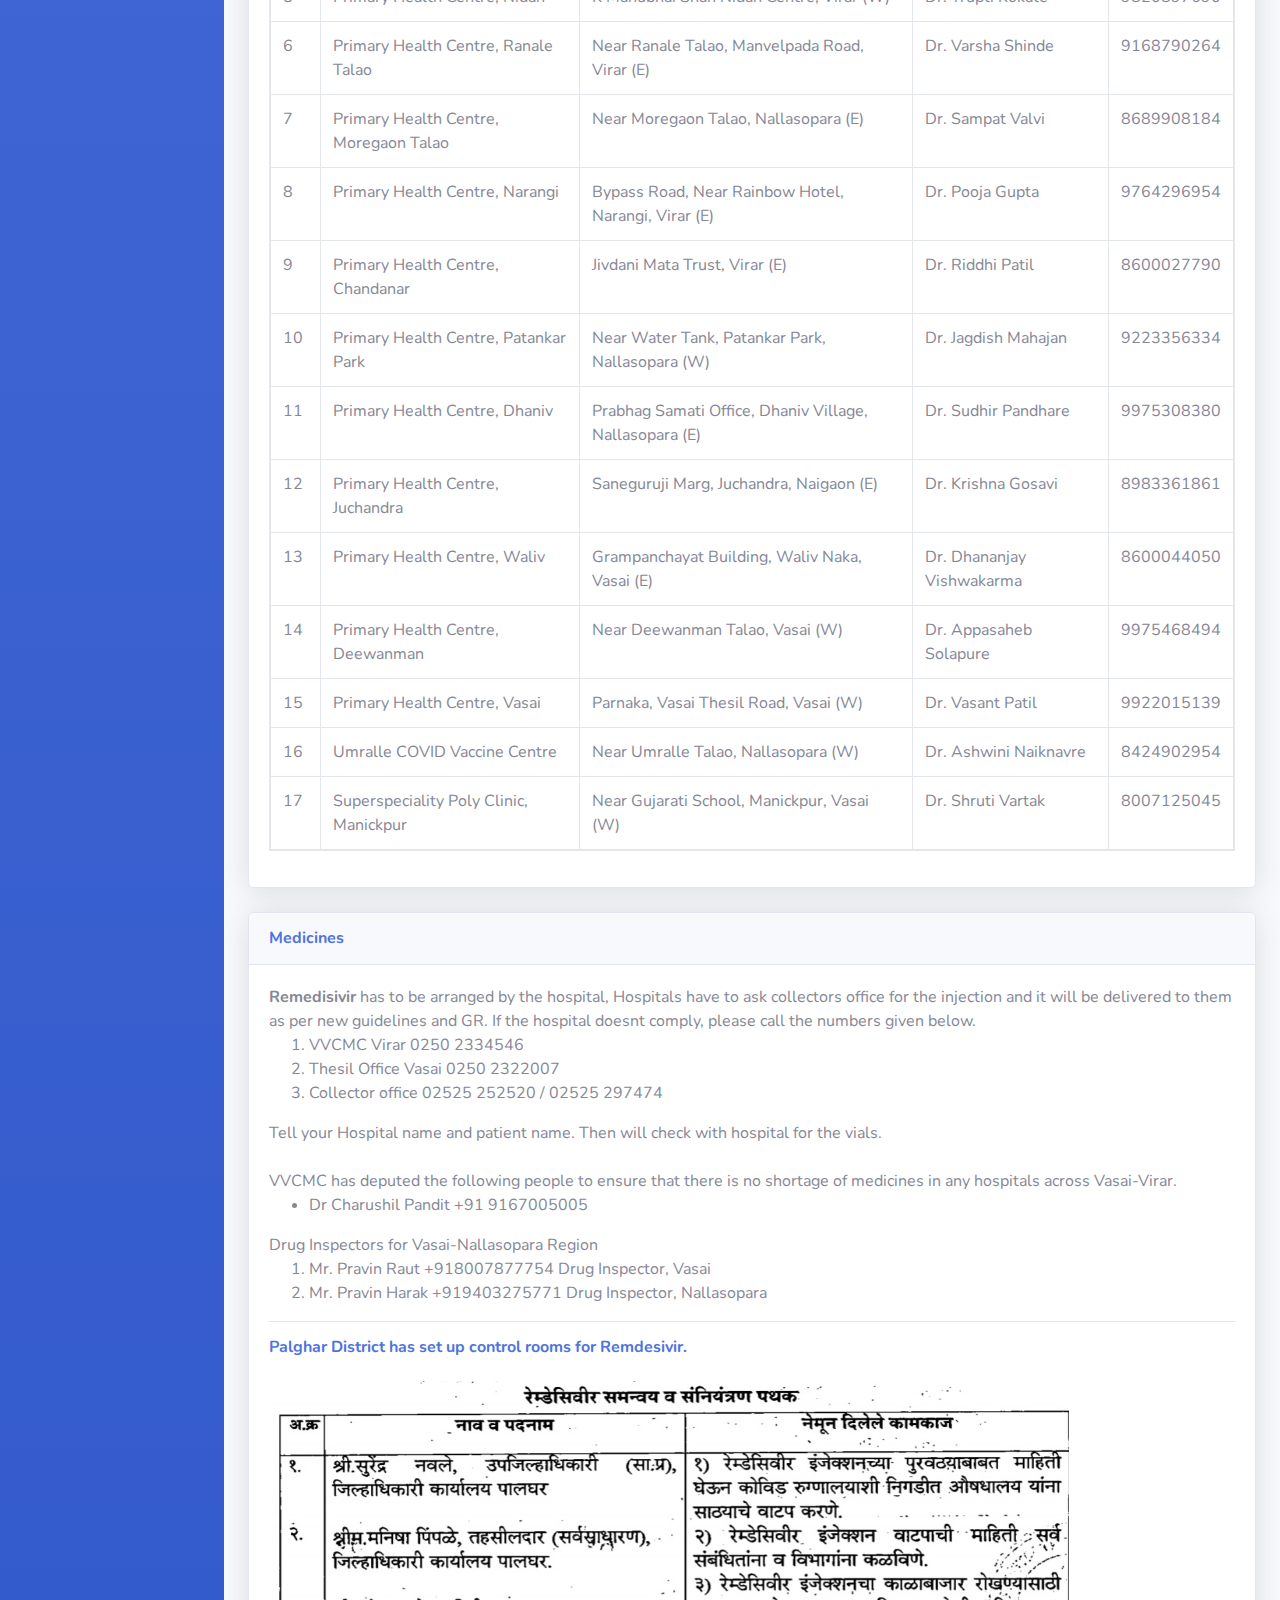
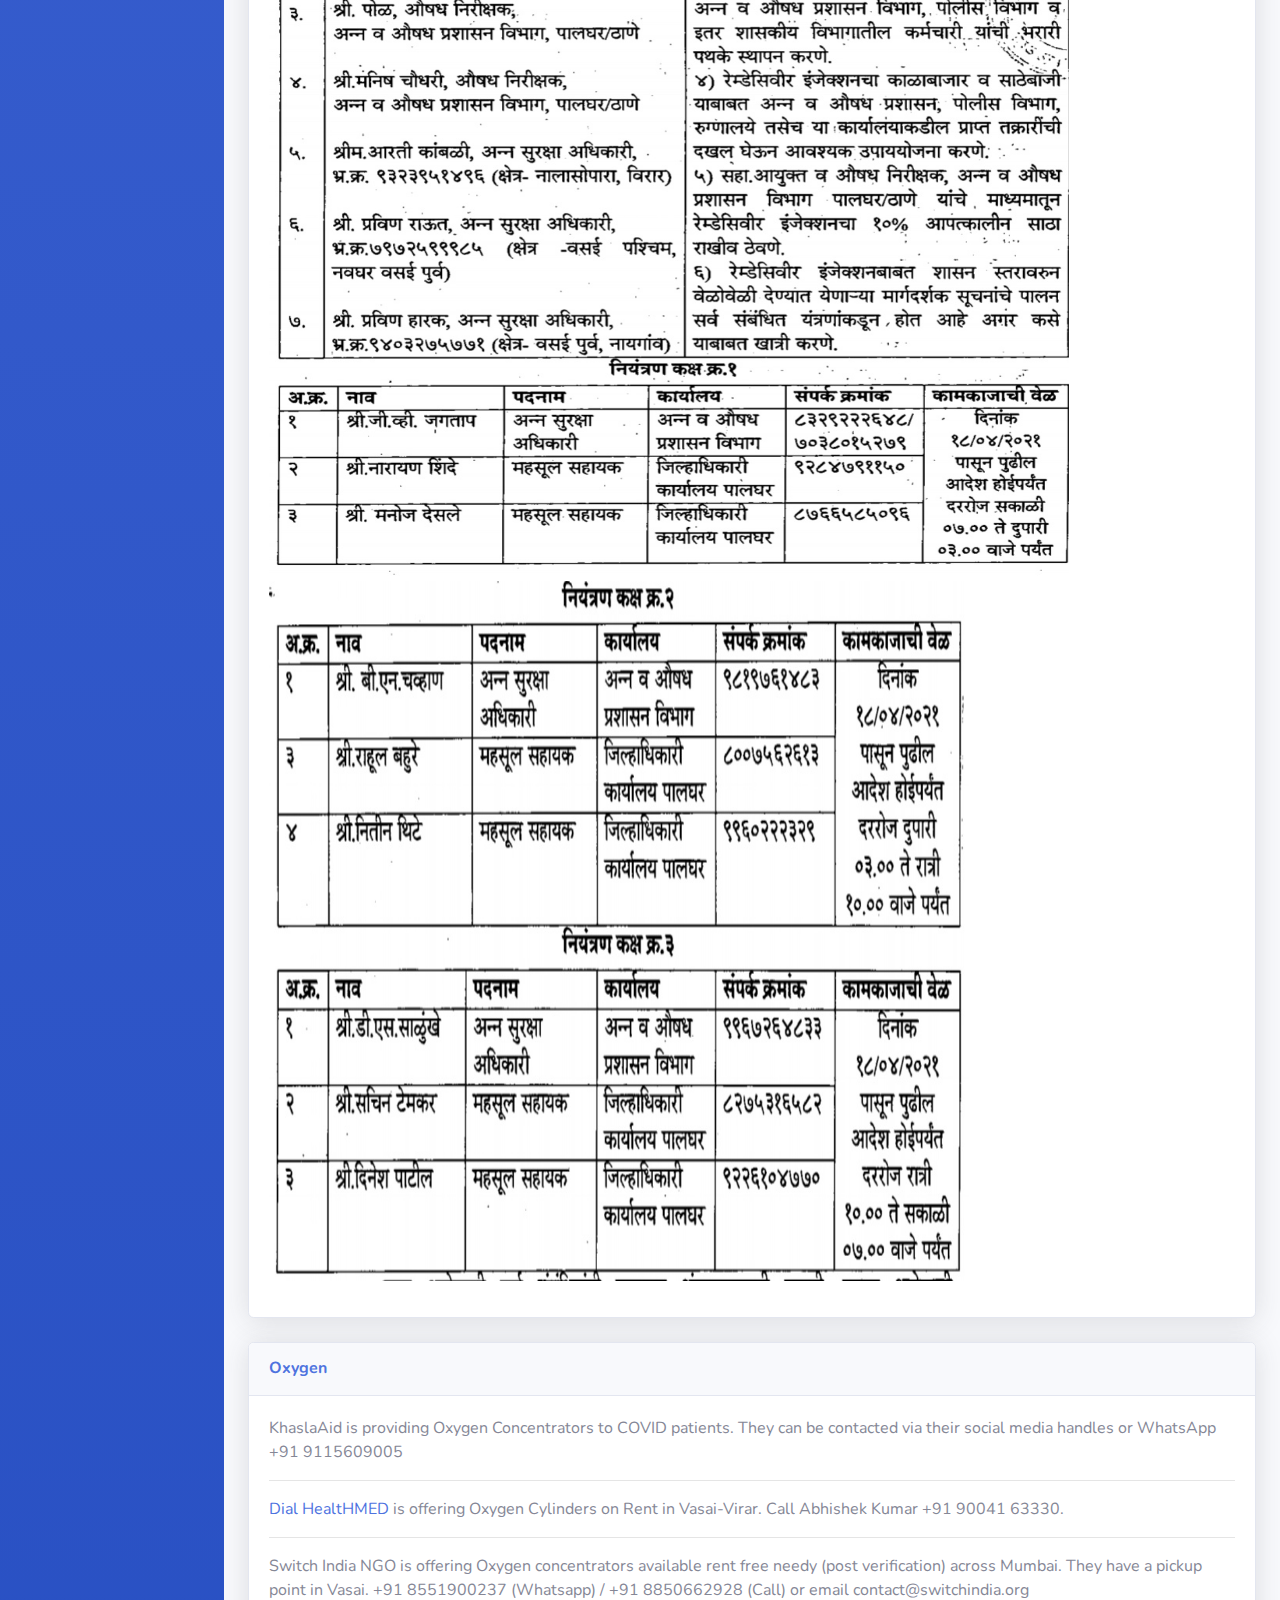
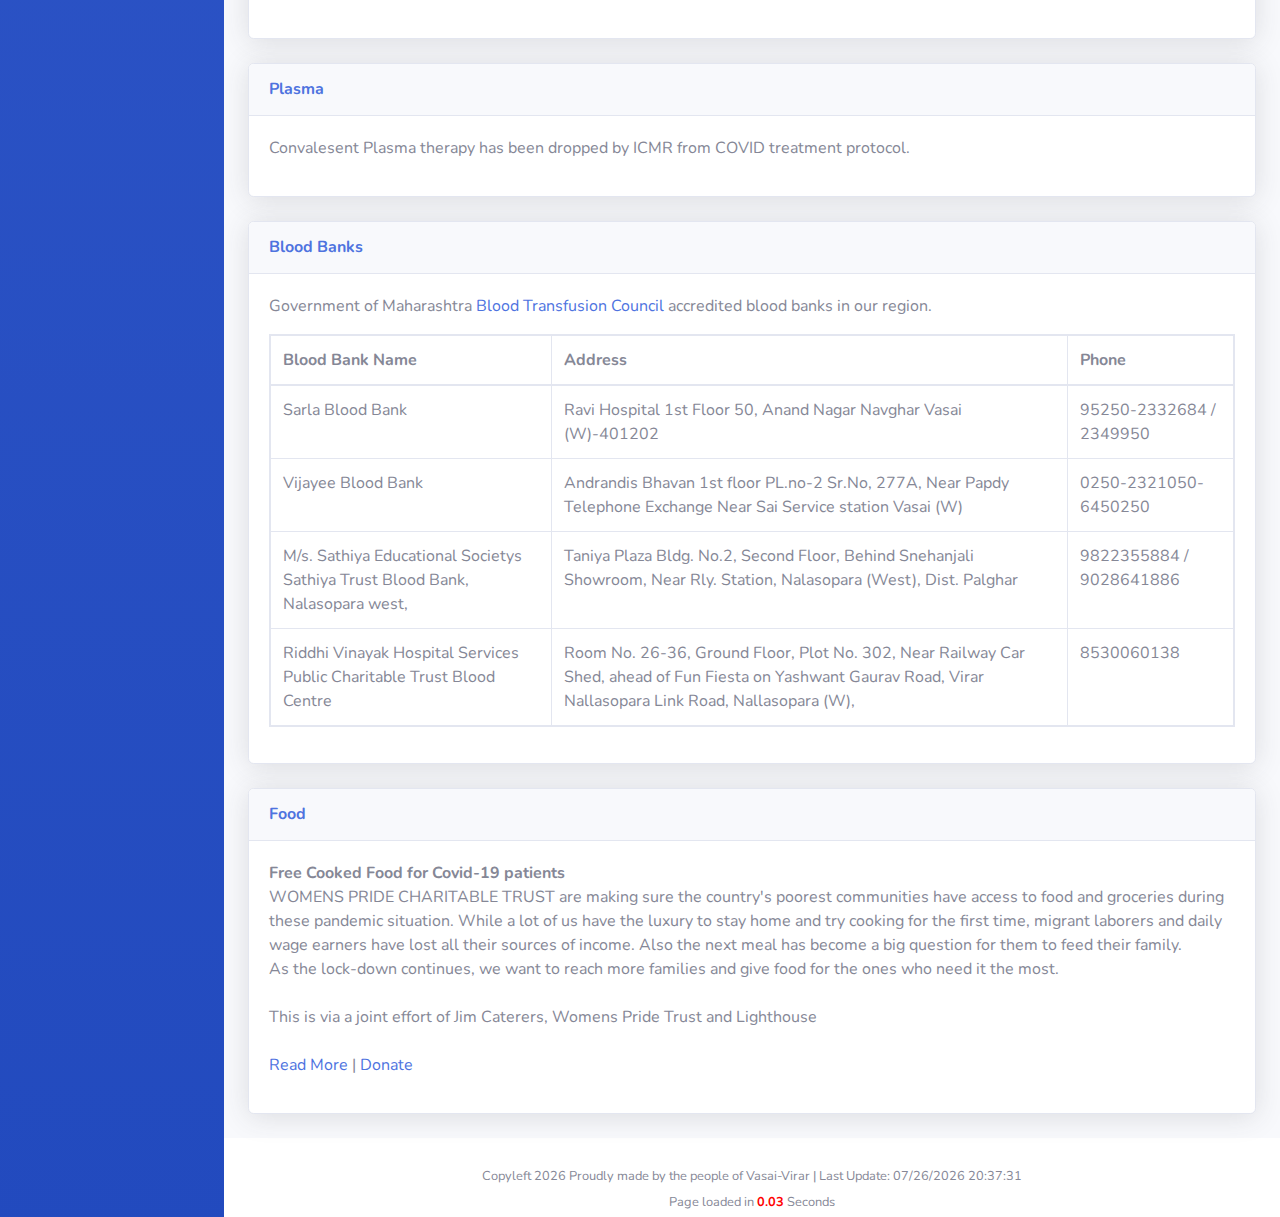
<file: help.html>
<!DOCTYPE html>
<html lang="en">

<head>

  <meta charset="utf-8">
  <meta http-equiv="X-UA-Compatible" content="IE=edge">
  <meta name="viewport" content="width=device-width, initial-scale=1, shrink-to-fit=no">
  <meta name="description" content="The unofficial COVID-19 Dashboard for Vasai-Virar">
  <meta name="author" content="WeAreVasai">

  <title>Vasai-Virar : Unofficial COVID-19 Dashboard</title>

  <!-- Custom fonts for this template-->
  <link href="vendor/fontawesome-free/css/all.min.css" rel="stylesheet" type="text/css">
  <link href="https://fonts.googleapis.com/css?family=Nunito:200,200i,300,300i,400,400i,600,600i,700,700i,800,800i,900,900i" rel="stylesheet">

  <!-- Custom styles for this template-->
  <link href="css/sb-admin-2.min.css" rel="stylesheet">
  <!-- Custom styles for this page -->
  <link href="vendor/datatables/dataTables.bootstrap4.min.css" rel="stylesheet">
  <link rel="icon" href="img/favicon.png" type="image/x-icon"/>
  <link rel="shortcut icon" href="img/favicon.png" type="image/x-icon"/>

</head>

<body id="page-top">

  <!-- Page Wrapper -->
  <div id="wrapper">

    <!-- Sidebar -->
    <ul class="navbar-nav bg-gradient-primary sidebar sidebar-dark accordion" id="accordionSidebar">

      <!-- Sidebar - Brand -->
      <a class="sidebar-brand d-flex align-items-center justify-content-center" href="index.html">
        <div class="sidebar-brand-icon rotate-n-15">
          <img  src="img/virus.svg" alt="" width="40" height="40" style="vertical-align:middle">
          <i class="fas fa-virus"></i>
        </div>
        <div class="sidebar-brand-text mx-3">COVID-19 Dashboard</div>
      </a>

      <!-- Divider -->
      <hr class="sidebar-divider my-0">

      <!-- Nav Item - Dashboard -->
      <li class="nav-item">
        <a class="nav-link" href="index.html">
          <i class="fas fa-fw fa-tachometer-alt"></i>
          <span>Dashboard</span></a>
      </li>
      <li class="nav-item active">
        <a class="nav-link" href="help.html">
          <i class="fas fa fa-info-circle"></i>
          <span>COVID Help</span></a>
      </li>

      <!-- Divider -->
      <hr class="sidebar-divider">


      <!-- Heading -->
      <div class="sidebar-heading">
        Data
      </div>

      <!-- Nav Item - Pages Collapse Menu -->
    <li class="nav-item">
        <a class="nav-link collapsed" href="#" data-toggle="collapse" data-target="#collapsePages" aria-expanded="true" aria-controls="collapsePages">
          <i class="fas fa-fw fa-folder"></i>
          <span>Resources</span>
        </a>
        <div id="collapsePages" class="collapse" aria-labelledby="headingPages" data-parent="#accordionSidebar">
          <div class="bg-white py-2 collapse-inner rounded">
            <h6 class="collapse-header">VVCMC</h6>
            <a class="collapse-item" href="https://vvcmc.in/vvmc/corona/local_host/index.html">VVCMC Dashboard</a>
            <a class="collapse-item" href="https://vvcmc.in/vvmc/corona/local_host/containmentzone.html">VVCMC Containment Zones</a>

            <div class="collapse-divider"></div>
            <h6 class="collapse-header">Palghar District</h6>
            <a class="collapse-item" href="https://datastudio.google.com/embed/u/0/reporting/3f20951b-561b-4a87-a919-8134ce69bb43/page/ecYZB">Palghar Dashboard</a>

          </div>
        </div>
      </li>

      <!-- Nav Item - Tables -->
      <li class="nav-item">
        <a class="nav-link" href="CasesTables.html">
          <i class="fas fa-fw fa-table"></i>
          <span>Cases Tables</span></a>
      </li>

      <!-- Nav Item - Charts -->
      <li class="nav-item">
        <a class="nav-link" href="charts.html">
          <i class="fas fa-fw fa-chart-area"></i>
          <span>Charts</span></a>
      </li>

      <!-- Nav Item - Helpline -->
      <li class="nav-item">
        <a class="nav-link" href="helplines.html">
          <i class="fas fa-bell fa-fw"></i>
          <span>Helplines</span></a>
      </li>


      <!-- Divider -->
      <hr class="sidebar-divider d-none d-md-block">

      <!-- Nav Item - Tables -->
      <li class="nav-item">
        <a class="nav-link" href="https://twitter.com/WeAreVasai">
          <i class="fab fa-twitter fa-fw"></i>
          <span>Twitter</span></a>
      </li>
      <li class="nav-item">
        <a class="nav-link" href="https://www.facebook.com/wearevasai/">
          <i class="fab fa-facebook-f fa-fw"></i>
          <span>Facebook</span></a>
      </li>

      <!-- Sidebar Toggler (Sidebar) -->
      <div class="text-center d-none d-md-inline">
        <button class="rounded-circle border-0" id="sidebarToggle"></button>
      </div>

    </ul>
    <!-- End of Sidebar -->

    <!-- Content Wrapper -->
    <div id="content-wrapper" class="d-flex flex-column">

      <!-- Main Content -->
      <div id="content">

        <!-- Topbar -->
        <nav class="navbar navbar-expand navbar-light bg-white topbar mb-4 static-top shadow">

          <!-- Sidebar Toggle (Topbar) -->
          <button id="sidebarToggleTop" class="btn btn-link d-md-none rounded-circle mr-3">
            <i class="fa fa-bars"></i>
          </button>
          <div class="text-l font-weight-bold text-primary text-uppercase mb-1">Vasai-Virar COVID-19 Dashboard (Unofficial)</div>


          <!-- Topbar Navbar -->
          <ul class="navbar-nav ml-auto">



            <div class="topbar-divider d-none d-sm-block"></div>




        </nav>
        <!-- End of Topbar -->

        <!-- Begin Page Content -->
        <div class="container-fluid">


                    <!-- Page Heading -->
                    <h1 class="h3 mb-2 text-gray-800">Help Resources</h1>
                    <p class="mb-4">These are resources that have been shared via Tweets or Whatsapp, please call the numbers mentioned to conform authenticity.</p>


                    <!-- DataTales Example -->
                    <div class="card shadow mb-4">
                      <div class="card-header py-3">
                        <h6 class="m-0 font-weight-bold text-primary">VVCMC War Rooms</h6>
                      </div>
                      <div class="card-body">
                          <h6 class="m-0 font-weight-bold text-primary">VVCMC COVID Control Room 0250 2334546 / 0250 2334547</h6>
                              <p class="mb-0">&nbsp;</p>
                        <table class="table table-bordered table-responsive table-hover" id="dataTable1" width="100%" cellspacing="0">
                          <thead><tr><th>Name</th><th>24x7 Helpline Number</th></tr></thead>
                          <tbody>
                            <tr><td>Bolinj</td><td>0250-2550102</td></tr>
                            <tr><td>Virar (E)</td><td>0250-2402179 / 0250-2402563</td></tr>
                            <tr><td>Chandansar</td><td>8956129966</td></tr>
                            <tr><td>Nallasopara (E)</td><td>9765870444 / 8888191140 / 8149888198 / 8390109312</td></tr>
                            <tr><td>Nallasopara (W)</td><td>9130185923</td></tr>
                            <tr><td>Pelhar</td><td>8788493972 / 7499282512 / 8793982859</td></tr>
                            <tr><td>Waliv</td><td>8454907763</td></tr>
                            <tr><td>Navghar, Vasai (W)</td><td>0250-2334258 / 0250-2334354</td></tr>
                            <tr><td>Vasai Gaon</td><td>0250-2323343 / 0250-2325051 / 7448135839</td></tr>
                          </tbody>
                        </table>

                      </div>
                    </div>

                    <div class="card shadow mb-4">
                      <div class="card-header py-3">
                        <h6 class="m-0 font-weight-bold text-primary">Important Numbers</h6>
                      </div>
                      <div class="card-body">
                          <p class="mb-0">

                           <ol>
                           <li>VVCMC COVID Control Room 0250 2334546 / 0250 2334547</li>
                           <li>Ambulance Control Room: 8530823170</li>
                           <li>Ambulance Coordinator: 8806536336</li>
                           <li>For Hospital Bed: 180012155332</li>
                           <li>Gangadharan D (Municipal Commissioner): 7768046565</li>
                           <li>Surekha Walke (Health Commissioner): 7038875371</li>
                           <li>Jitendra Agarwal (Complaints for Hospital Bills): 9921341640</li>

                           </ol>
                         </p>

                      </div>
                    </div>

                    <div class="card shadow mb-4">
                      <div class="card-header py-3">
                        <h6 class="m-0 font-weight-bold text-primary">COVID Hospitals with Beds Availability</h6>
                      </div>
                      <div class="card-body">
                        <p class="mb-0">VVCMC has put up its Bed Availablity Dashboard online via <a title="VVCMC Bed Availablity Dashboard" href="https://vvcmcbed.palghar.info/" target="_blank">VVCMC Bed Availablity Dashboard</a>.
                          This is updated every hour. Please check here and call up the hospital immediately for booking the bed, if there is any denial, call up the VVCMC Control Room 0250 2334546 / 0250 2334547</p>
                        <hr />

                        <p class="mb-0">&nbsp;</p>
                        <table class="table table-bordered table-responsive table-hover" id="dataTable" width="100%" cellspacing="0">
                          <thead>
                          <tr><th>Hospital</th><th>Area</th><th>Contact Number</th><th>PRO Contact</th></tr></thead><tbody>
                 <tr><td>Varun Industry Covid Hospital, Waliv, Golani Naka, Vasai East</td><td>Vasai (E)</td><td>Dr. Dhiraj Pal - 9860736626 / Dr. Sanjay Pandey - 9130151513 / Dr. Ashwira Patil - 9422093583</td><td>&nbsp;</td></tr>
                 <tr><td>Chandansar Municipal Hospital, Chandansar, Virar East</td><td>Virar (E)</td><td>Dr. Marina Philips - 7507448219</td><td>&nbsp;</td></tr>
                 <tr><td>Vinayaka Multi Speciality Hospital, Doctors House, Survey No. 237/ 241, Achole Village, Nallasopara (E.)</td><td>Nallasopara (E)</td><td>Dr. Shashikant Yadav - 8830330082 / Dr. Amarjeet Yadav - 8652862491</td><td>Mr. Yogesh - 7028370879</td></tr>
                 <tr><td>Riddhi Vinayak Hospital, Plot No.302, Nallasopara-Virar Link Rd., Beside Railway Carshed, Nallasopara (W)</td><td>Nallasopara (W)</td><td>Dr. Sadhana - 8655090030</td><td>Mr. Sagar - 8422858262 / Mr. Suarabh -8422858270</td></tr>
                 <tr><td>Star Hospital, Beside Krish Garden Bldg., Opp. Shani Mandir, Laxmiben Chheda Road, Patankar Park, Nallasopara (W.)</td><td>Nallasopara (W)</td><td>Dr. Yaqoob Khan - 7020553854</td><td>Dr. Jyoti Singh - 9892527038</td></tr>
                 <tr><td>Golden Park Hospital, 'First Floor, Golden Park Commercial Complex, Near Parvati Cinema Hall, Sai Nagar, Vasai Rd. (W.)</td><td>Vasai (W)</td><td>Dr. Pallavi - 9145035776 / Dr. Rehman - 8898174660</td><td>Regina - 9923292448</td></tr>
                 <tr><td>Janseva Hospital, First Floor, Dattani Square Mall, Papdy, Vasai (W.)</td><td>Vasai (W)</td><td>Dr. Vijay - 7218474767 / Dr. Zarif Khan -8308660670</td><td>Sachin Ambavkar - 9172218124</td></tr>
                 <tr><td>Platinum Hospital Pvt Ltd, First Floor, Dattani Square Mall, Papdy, Vasai (W.)</td><td>Vasai (W)</td><td>Hemant Pathade - 9320835514</td><td>Sagar / Vitthal - 9320835528</td></tr>
                 <tr><td>Cardinal Gracias Hospital, Bangli, Sandor, Vasai (W.)</td><td>Vasai (W)</td><td>Dr. Sarika Singh - 7447786363</td><td>Dr. Sarika Singh - 7447786363</td></tr>
                 <tr><td>Vijaylaxmi Hospital, A/101 - 104, B-004, B-001, Shop No.04, Savita Apt., Near New Kanchan School, Virar Road, Nallasopara (E.)</td><td>Nallasopara (E)</td><td>Dr. Foram - 9270067715 / Dr. Shamin - 8830672072 / Dr. Manoj Shukla - 9767904610 / Dr. Vidya Sawant - 888445773</td><td>Dipika Chandra - 9323399033</td></tr>
                 <tr><td>Badar Hospital, 339, Nawayat Mohalla, Nallasopara (W.)</td><td>Nallasopara (E)</td><td>Dr. Anjum Shaikh - 9225807866 / Dr. Abid - 9784767294</td><td>Prashant - 9665169979</td></tr>
                 <tr><td>Galaxy Hospital, Tulip Avenue, Pl. No.03/96, N.H.-48, Pelhar, Vasai (E.)</td><td>Vasai (E)</td><td>Dr. Shailesh - 8888596137 / Jayesh - 8888596137</td><td>Prashant - 9665169979</td></tr>
                 <tr><td>Kauls City Hospital (VVCMC), Bhabola, Vasai West</td><td>Vasai (W)</td><td>Dr. Ravi Gaikwad - 9552920345</td><td>Pawankumar - 9850589909</td></tr>
                 <tr><td>City Hospital, Sai Plaza, Opp. Yash Vidya Niketan School, Manvelpada, Virar (E.)</td><td>Virar (E)</td><td>Dr. Bhagyashree - 8208941954 / Dr. Sachin - 8850546928 / Dr. Kekin - 8007007729</td><td>Mr. Sanket - 8976587474 / Mr. Shravani - 9545480062</td></tr>
                 <tr><td>Wellcure Multispecilaity Hospital, Gagan Giri Apartment, Opp. Old Post Office, G.M. Factory, Chandansar Road, Virar (E.)</td><td>Virar (E)</td><td>Mrs. Archana Atul Tiwari - 8291586819/ Dr. Juber Shaikh - 8878065939 / Receptionist - Rupali Avish Gilbile - 8108402273 / Mayuri Sanjog Salunkhe - 7666196217</td><td>Divesh Pandey - 8237442343</td></tr>
                 <tr><td>Shree Sai Multispeciality Hospital, Daya Niwas, C.H.S.L., Barampur, Bhabola, Vasai (W.)</td><td>Vasai (W)</td><td>Dr.Dashrath Yadav - 9590779376 / Dr Prafulla Dongare - 9890567305</td><td>Sachin Chawan - 9768750128</td></tr>
                 <tr><td>Neo Hospital, First Floor & Second Floor, Kanekar Mansion, Near Vitthal Mandir, Waliv, Vasai (E.)</td><td>Vasai (E)</td><td>Dr Visakaha Khot 7558516262 / Reception Miss Namtra Rajveer -8669079702</td><td>Mr Limbalji Shirsath -9594849110</td></tr>
                 <tr><td>Jeevan Jyoti Trust Hospital, Sitaram Commercial Complex, Ground Floor, Santosh Bhuvan, Nallasopara (E.)</td><td>Nallasopara (E)</td><td>Dr. L.R.Yadav - 9967281605 / Reception 7219777122</td><td>Nitesh - 8286668426</td></tr>
                 <tr><td>Ozone Hospital, S-005, S-006 & S- 007 Ground Floor, S-101 To S-120 First Floor, Garden Suprime Bidg., Next To Fire Brigade Office, Vasai-Nallasopara Link Road, Near Vasant Nagari, Vasai (E)</td><td>Vasai (E)</td><td>Dr Atul - 9867990039 / Itesh - 74474 04086</td><td>&nbsp;</td></tr>
                 <tr><td>Fever And Brain Multi Specialist Hospital Gaurav Villa Juchandra Road, Ground Floor, Shop No. 1 & 4, First Floor 1 & 2, Second Floor 1 & 2, Third Floor 1, Naigaon (E.)</td><td>Naigaon (E)</td><td>Dr Vinod Singh - 9222221103 / Dr Dipak Mishra - 7021945489</td><td>Pankaj Chikane - 7558490866</td></tr>
                 <tr><td>Wani Hospital Nallasopara West, Near Sopara English School, Samelpada, Survey No. 29, Nallasopara (W.)</td><td>Nallasopara (W)</td><td>Dr. Ajay Yadav - 7558626550 / Dr. Lakhan Rathod - 8805747142 / Dr. Wani - 9869333645</td><td>Tanveer. 9834778285</td></tr>
                 <tr><td>City Care Hospital Vasai, Near Municipal Garden, Hathi Moholaa, Vasai Road (W.)</td><td>Vasai (W)</td><td>Dr Nazir 8108386422 / Dr Ishtiyak 9967284610 / Dr Nuzhat 8850564918</td><td>Rohit :8779520456</td></tr>
                 <tr><td>United Multi Speciality Hospital C-Wing,Fist Floor,Pachha Plaza,Samelpada, Nallasopara- W</td><td>Nallasopara (W)</td><td>Dr Ayub Shah - 9702887885 / Dr Tabish - 9820809450 / Dr Atul Pandey - 9987179967 (Owner) / Dr Vinod - 9773776910</td><td>Ashwin - 9273575771</td></tr>
                 <tr><td>Alliance Hospital Tulinj Rd, Near Atma Vallabh Society, Moregaon Talao, Nallasopara East, Nala Sopara, Maharashtra 401209</td><td>Nallasopara (E)</td><td>Dr Samadhan - 8669611805 / Dr Dinesh Yadav - 8669611805</td><td>Falguni Gandhi - 8669611808</td></tr>
                 <tr><td>Sima Multispecialist Hospital Chaware Avenue, Nilemore, Near Railway Station, Nallasopara W</td><td>Nallasopara (W)</td><td>Dr. Azra Hussain Begum - 7045421285 / Dr. Ashwani Pathak - 77507768244 / Dr. Nitesh Mishra - 7738883696 / Dr Zulfikar Rupani - 8888400079 (Owner)</td><td>Mala - 7021166293</td></tr>
                 <tr><td>S M Multispecialist Hospital Sai Pariwar Niwas, 1st Floor, Pragati Nagar, 90 Feet Road Nallasopara - E</td><td>Nallasopara (E)</td><td>Dr Gajadhar Vishwakarama - 7709478425 / Dr Raju B Tigadi - 9373995965 / Dr Akshata Patil - 8080794039 (Owner)</td><td>Mr Sunil Uphadhya - 7758985030</td></tr>
                 <tr><td>Swara Hospital C.S Road, Virar W</td><td>Virar (W)</td><td>Dr Prashant Walke - 9860844434</td><td>&nbsp;</td></tr>
                 <tr><td>Priyadarshani Nursing Home 2nd Floor, M.Bariya Estate, Kargil Nagar Road, Near Manvelpada Talav,Virar - E</td><td>Virar (E)</td><td>Dr Dinesh Gangwani - 9833527266</td><td>Mr Vikas Shukla - 90225 35047</td></tr>
                 <tr><td>Amravati Hospital 101,102,103 Sai Anant Sakharam Baba Sankul, Above Kangir, Near Majid Bolinj, Virar - W</td><td>Virar (W)</td><td>Sanjay Vishwakarma - 76200149281</td><td>Avinash Jadhav - 8625007631</td></tr>
                 <tr><td>Shree Sai Hospital, Build. No. 20, Ground Floor Avenue D, Chikhal Dongari Road, Global City, Virar - W</td><td>Virar (W)</td><td>Dr.Nilesh Chavan - 9960616840 / Dr.Abhijeet Loharkar - 9028422394</td><td>Abhijeet - 7021614649</td></tr>
                 <tr><td>Icon Multispeciality Hospital B- 104/105, Taniya Regency, Near Dube Medical College, Vasai Link Road, Nalasopara - E</td><td>Nallasopara (E)</td><td>Dr.Gyanendra Singh - 9930609444</td><td>Ankit Singh - 9561876341</td></tr>
                 <tr><td>Krishna Hospital Prabhu Niwas, Meena Nagar, Ambadi Road, Vasai - W</td><td>Vasai (W)</td><td>Dr.Rafee Shaikh - 8237033782</td><td>Deepali - 8451049090</td></tr>
                 <tr><td>K & K Superspeciality Hospital Shop No.1 And 2, A Wing, Shanti Life Phase 2, New Alkapuri Link Road, Near D Mart, Nallasopara - E</td><td>Nallasopara (E)</td><td>Dr Suraj Baghel -9930445856</td><td>Sushil Choudhary - 8605948815 / Ajay Yadav - 9607824864 / Ajit Yevatikar 8459698687</td></tr>
                 <tr><td>St Theresa's Hospital Agashi Virar - W</td><td>Virar (W)</td><td>Dr Samir Zaparde - 8450989478 / Dr Prashant Walke - 9860844434</td><td>Sheetal Landge - 8928565927</td></tr>
                 <tr><td>Sparsh Hospital Ekta Manzil, First Floor, Above Sainidhi Veg Hotel, Near Fly Over Bridge, Virar (E.)</td><td>Virar (E)</td><td>Dr Gaurav Patil - 8149356858 / Dr.Kirti - 8788050060</td><td>Abhijit - 7021614649</td></tr>
                 <tr><td>Swastik Hospital Ground Floor, B-Wing, Sai Paradise C.H.S. Lrd., Naringi, Virar (E.)</td><td>Virar (E)</td><td>Suhas Rao</td><td>9372468624</td></tr>
                 <tr><td>J.P Hospital & Diagnostics Opp. To D.M.Petit Municipal Hospital, Parnaka, Vasai Gaon, Vasai (W.)</td><td>Vasai (W)</td><td>Dr Melvin Gonsalves - 9860498677 / Dr Neha Parmar - 7506363792</td><td>Ms Kalika Kamble - 9960414655</td></tr>
                 <tr><td>Chirayu Children's Hospital First Floor, Sandor Village, Bhabola, Vasai (W.)</td><td>Vasai (W)</td><td>Dr. Prafull Rane - 9970838994</td><td>&nbsp;</td></tr>
                 <tr><td>Univesal Multispeciality Hospital Rafiya Aparrtment, Santosh Bhuvan, Nallasopara (E.)</td><td>Nallasopara (E)</td><td>Mr. Upadhyay - 970452105</td><td>&nbsp;</td></tr>
                 <tr><td>Sterling Hospital First Floor, A-Wing, Karari Residency Laxmiben Chedda Marg, Nallasopara (W.)</td><td>Nallasopara (W)</td><td>Dr. Nitin Sonawane - 8097522302</td><td>&nbsp;</td></tr>
                 <tr><td>Yashoda Children's and General Hospital A-102, A-103, B/10, Madhu Maitry Apt., Above Pmc Bank, Near Manvel Pada Talao, Virar (E.)</td><td>Virar (E)</td><td>Dr Sant K Jha - 9766902022 / Dr Amit Rai - - 8080715619 / 9307204469</td><td>Gayatri Yadav - 9284811128</td></tr>
                 <tr><td>Niswaarth Hospital, First Floor, Sandeep Heights Building,Morya Nagar, Opposite DGS Building, Nalasopara West</td><td>&nbsp;</td><td>&nbsp;</td><td>&nbsp;</td></tr>
                 <tr><td>Iasis Hospital, Evershine City, Vasai East, Vasai-Virar, Maharashtra</td><td>&nbsp;</td><td>&nbsp;</td><td></td></tr>
                </tbody></table>

                <hr />
                <h6 class="m-0 font-weight-bold text-primary">Inflated Bills Complaints</h6>
                <p class="mb-0">If the Private Hospital is charging high bill, report it to the Vasai Virar Municipal Corporation - 0250-2334546 / 0250-2334547 / 7058911125 / 7058991430 <br />
                  Email a copy of the bill to covidaudit.vvcmc@gmail.com
                </p>
                      </div>
                    </div>

                    <div class="card shadow mb-4">
                      <div class="card-header py-3">
                        <h6 class="m-0 font-weight-bold text-primary">COVID Vaccination</h6>
                      </div>
                      <div class="card-body">
                        <p class="mb-0">Please keep a look out at our tweets to get the latest on Vaccinations in Vasai-Virar.
                        </p>

                        <h6 class="m-0 font-weight-bold text-primary">18-44</h6>
                        <p class="mb-0">Vaccination drive for 18-44 has been suspended by the Government of Maharashtra. However, second dose for Covaxin is being administered at Agarwals COVID Vaccination Center, Golani Naka, Vasai (E).
                        </p>
                        <!--<p>COVID Vaccines for 18-44 will be administered across three locations in Vasai-Virar every Tuesdays and Wednesdays.
                          <ol>
                          <li>Sir DN Petit Hospital, Parnaka, Vasai (Covishield)</li>
                          <li>Bolinj COVID Isolation Center, Bolinj, Virar (Covishield)</li>
                          <li>Agarwal COVID Isolation Center, Golani, Vasai (E) (Covxain)</li>
                          </ol>
                        Only those who register online on the <a title="Co-WIN Website" href="https://selfregistration.cowin.gov.in/" target="_blank">COWIN App or Website</a> will be administered the vaccine, Walk-ins will not be allowed.
                        The registration for these will open at 9:00 AM on that very day.</p>-->

                          <hr />
                          <h6 class="m-0 font-weight-bold text-primary">45+</h6>
                          <p>
                            For 45+, vaccination is being given at the following places. The active centers keep changing, please check our twitter feed for the latest update.

                            <table class="table table-bordered table-responsive table-hover" id="dataTable" width="100%" cellspacing="0">

                              <thead><tr><th>No.</th><th>Govt COVID Vaccine Centre</th><th>Address</th><th>Doctor's Name</th><th>Phone</th></tr></thead><tbody>
                               <tr><td>1</td><td>Primary Health Centre, Zhalwad</td><td>Zhalwad Park, Achole Road, Nallasopara (E)</td><td>Dr. Akruti Kamkhaliya</td><td>9321859230</td></tr>
                               <tr><td>2</td><td>Primary Health Centre, Navghar</td><td>Ramdas Nagar,  Saibaba Nagar, Vasai (E)</td><td>Dr. Sunita Patel</td><td>8080204374</td></tr>
                               <tr><td>3</td><td>COVID Vaccine Centre, Evershine City</td><td>Opp Broadway Theater, Evershine City, Vasai (E)</td><td>Dr. Mugdha Pawar</td><td>9082290250</td></tr>
                               <tr><td>4</td><td>Primary Health Centre, Bolinj</td><td>Near Virar Garden, Bolinj, Virar (W)</td><td>Dr. Pranjali Pimple</td><td>9730966671</td></tr>
                               <tr><td>5</td><td>Primary Health Centre, Nidan</td><td>K Manubhai Shah Nidan Centre, Virar (W)</td><td>Dr. Trupti Kokate</td><td>9820897690</td></tr>
                               <tr><td>6</td><td>Primary Health Centre, Ranale Talao</td><td>Near Ranale Talao, Manvelpada Road, Virar (E)</td><td>Dr. Varsha Shinde</td><td>9168790264</td></tr>
                               <tr><td>7</td><td>Primary Health Centre, Moregaon Talao</td><td>Near Moregaon Talao, Nallasopara (E)</td><td>Dr. Sampat Valvi</td><td>8689908184</td></tr>
                               <tr><td>8</td><td>Primary Health Centre, Narangi</td><td>Bypass Road, Near Rainbow Hotel, Narangi, Virar (E)</td><td>Dr. Pooja Gupta</td><td>9764296954</td></tr>
                               <tr><td>9</td><td>Primary Health Centre, Chandanar</td><td>Jivdani Mata Trust, Virar (E)</td><td>Dr. Riddhi Patil</td><td>8600027790</td></tr>
                               <tr><td>10</td><td>Primary Health Centre, Patankar Park</td><td>Near Water Tank, Patankar Park, Nallasopara (W)</td><td>Dr. Jagdish Mahajan</td><td>9223356334</td></tr>
                               <tr><td>11</td><td>Primary Health Centre, Dhaniv</td><td>Prabhag Samati Office, Dhaniv Village, Nallasopara (E)</td><td>Dr. Sudhir Pandhare</td><td>9975308380</td></tr>
                               <tr><td>12</td><td>Primary Health Centre, Juchandra</td><td>Saneguruji Marg, Juchandra, Naigaon (E)</td><td>Dr. Krishna Gosavi</td><td>8983361861</td></tr>
                               <tr><td>13</td><td>Primary Health Centre, Waliv</td><td>Grampanchayat Building, Waliv Naka, Vasai (E)</td><td>Dr. Dhananjay Vishwakarma</td><td>8600044050</td></tr>
                               <tr><td>14</td><td>Primary Health Centre, Deewanman</td><td>Near Deewanman Talao, Vasai (W)</td><td>Dr. Appasaheb Solapure</td><td>9975468494</td></tr>
                               <tr><td>15</td><td>Primary Health Centre, Vasai</td><td>Parnaka, Vasai Thesil Road, Vasai (W)</td><td>Dr. Vasant Patil</td><td>9922015139</td></tr>
                               <tr><td>16</td><td>Umralle COVID Vaccine Centre</td><td>Near Umralle Talao, Nallasopara (W)</td><td>Dr. Ashwini Naiknavre</td><td>8424902954</td></tr>
                               <tr><td>17</td><td>Superspeciality Poly Clinic, Manickpur </td><td>Near Gujarati School, Manickpur, Vasai (W)</td><td>Dr. Shruti Vartak</td><td>8007125045</td></tr>
                              </tbody></table>
                          </p>

                        </p>
                      </div>
                    </div>

                    <div class="card shadow mb-4">
                      <div class="card-header py-3">
                        <h6 class="m-0 font-weight-bold text-primary">Medicines</h6>
                      </div>
                      <div class="card-body">
                          <p class="mb-0">
                           <b>Remedisivir</b> has to be arranged by the hospital, Hospitals have to ask collectors office for the injection and it will be delivered to them as per new guidelines and GR.
                           If the hospital doesnt comply, please call the numbers given below.
                           <ol>
                           <li>VVCMC Virar 0250 2334546 </li>
                           <li>Thesil Office Vasai 0250 2322007 </li>
                           <li>Collector office  02525 252520 / 02525 297474</li>
                           </ol>
                           Tell your Hospital name and patient name. Then will check with hospital for the vials. <br /><br />

                           <p class="mb-0">
                             VVCMC has deputed the following people to ensure that there is no shortage of medicines in any hospitals across Vasai-Virar.
                             <ul>
                             <li>Dr Charushil Pandit +91 9167005005</li>

                           </ul>
                           </p>

                          <p class="mb-0">
                              Drug Inspectors for Vasai-Nallasopara Region
                            <ol>
                            <li>Mr. Pravin Raut +918007877754 Drug Inspector, Vasai</li>
                            <li>Mr. Pravin Harak  +919403275771 Drug Inspector, Nallasopara</li>
                            </ol>

                          </p>
                          <hr />
                          <p class="mb-0">
                            <h6 class="m-0 font-weight-bold text-primary">Palghar District has set up control rooms for Remdesivir.</h6><br />
                            <img src="img/Remdesivir1.jpg" alt="Remdesivir Control Room" width="800" height="800"/> <br />
                            <img src="img/Remdesivir2.jpg" alt="Remdesivir Control Room" width="700" height="700"/>
                          </p>

                      </div>
                    </div>

                    <div class="card shadow mb-4">
                      <div class="card-header py-3">
                        <h6 class="m-0 font-weight-bold text-primary">Oxygen</h6>
                      </div>
                      <div class="card-body">
                        <p>KhaslaAid is providing Oxygen Concentrators to COVID patients. They can be contacted via their social media handles or WhatsApp +91 9115609005</p>

                          <hr />
                          <p>
                            <a title="Dial HealtHMED" href="http://www.dialhealthmed.com/" target="_blank">Dial HealtHMED</a> is offering Oxygen Cylinders on Rent in Vasai-Virar. Call Abhishek Kumar +91 90041 63330.
                        </p>
                        <hr />
                        <p>
                          Switch India NGO is offering Oxygen concentrators available rent free needy (post verification) across Mumbai. They have a pickup point in Vasai. +91 8551900237 (Whatsapp) /
+91 8850662928 (Call) or email contact@switchindia.org
                      </p>
                      </div>
                    </div>

                    <div class="card shadow mb-4">
                      <div class="card-header py-3">
                        <h6 class="m-0 font-weight-bold text-primary">Plasma</h6>
                      </div>
                      <div class="card-body">
                        <p>Convalesent Plasma therapy has been dropped by ICMR from COVID treatment protocol.
                        </p>
                        <!--<p>Tweet to <a title="Tweet to Vineet Jha" href="https://twitter.com/VJINEET" target="_blank">Vineet Jha</a>. He will try to help as much as possible.</p>
                        <hr />
                        <p>The team at <a title="Vasai Covid Resources" href="https://vasaicoronaresources.net/dashboard/" target="_blank">Vasai Covid Resources</a> has built a list of Plasma donors. Please check with them.</p>
                        <hr />
                          <p>Plasmawarriors -
                            <b>+919881907676</b> & <b>+919168685266</b><br />
                            Contact them for Plasma in Mumbai, Thane, Pune, Nashik etc they can make it available throughout the country.

                          </p>-->
                          <!--<hr />
                          <p>
                            <ol>
                            <li>Dr Chaya Plasma [Mobile] +91 98204 13725</li>
                            <li>Shipra Gandhi:- +917995204721</li>
                          </ol>
                        </p>-->
                      </div>

                    </div>

                    <div class="card shadow mb-4">
                      <div class="card-header py-3">
                        <h6 class="m-0 font-weight-bold text-primary">Blood Banks</h6>
                      </div>
                      <div class="card-body">
                        <p>Government of Maharashtra <a title="Blood Transfusion Council" href="http://mahasbtc.org/sbtc/blood-bank-data/?dt=Palghar" target="_blank">Blood Transfusion Council</a> accredited blood banks in our region.
                          </p>
                          <table class="table table-bordered table-responsive table-hover" id="dataTable" width="100%" cellspacing="0">
        <thead><tr><th>Blood Bank Name</th><th>Address</th><th>Phone</th></tr></thead><tbody>
         <tr><td>Sarla Blood Bank</td><td>Ravi Hospital 1st Floor 50, Anand Nagar Navghar Vasai (W)-401202</td><td>95250-2332684 / 2349950</td></tr>
         <tr><td>Vijayee Blood Bank </td><td>Andrandis Bhavan 1st floor PL.no-2 Sr.No, 277A, Near Papdy Telephone Exchange Near Sai Service station Vasai (W)</td><td>0250-2321050- 6450250</td></tr>
         <tr><td>M/s. Sathiya Educational Societys Sathiya Trust Blood Bank, Nalasopara west,</td><td>Taniya Plaza Bldg. No.2, Second Floor, Behind Snehanjali Showroom, Near Rly. Station, Nalasopara (West), Dist. Palghar</td><td>9822355884 / 9028641886</td></tr>
         <tr><td>Riddhi Vinayak Hospital Services Public Charitable Trust Blood Centre</td><td>Room No. 26-36, Ground Floor, Plot No. 302, Near Railway Car Shed, ahead of Fun Fiesta on Yashwant Gaurav Road, Virar Nallasopara Link Road, Nallasopara (W),</td><td>8530060138</td></tr>
        </tbody></table>
                      </div>
                    </div>

                    <div class="card shadow mb-4">
                      <div class="card-header py-3">
                        <h6 class="m-0 font-weight-bold text-primary">Food</h6>
                      </div>
                      <div class="card-body">
                        <p><b>Free Cooked Food for Covid-19 patients</b> <br />
                          WOMENS PRIDE CHARITABLE TRUST are making sure the country's poorest communities have access to food and groceries during these pandemic situation.
                          While a lot of us have the luxury to stay home and try cooking for the first time, migrant laborers and daily wage earners have lost all their sources of income.
                          Also the next meal has become a big question for them to feed their family. <br />
                          As the lock-down continues, we want to reach more families and give food for the ones who need it the most.<br /><br />

                          This is via a joint effort of Jim Caterers, Womens Pride Trust and Lighthouse<br /><br />

                          <a title="Free food for COVID Patients" href="https://ekumeed.org/campaign/18/free-cooked-food-for-covid-19-patients" target="_blank">Read More</a> |
                          <a title="Free food for COVID Patients" href="https://ekumeed.org/donate/18/free-cooked-food-for-covid-19-patients" target="_blank">Donate</a>

                          </p>

                      </div>
                    </div>






        </div>
        <!-- /.container-fluid -->

      </div>
      <!-- End of Main Content -->

      <!-- Footer -->
      <footer class="sticky-footer bg-white">
        <div class="container my-auto">
          <div class="copyright text-center my-auto">
            <span>Copyleft <script>document.write(new Date().getFullYear());</script> <i class="icon-heart color-danger" aria-hidden="true"></i>
              Proudly made by the people of Vasai-Virar  | Last Update: <span id="demo"></span>
              <br /><br /><span id="loadtime"></span>
            </span>
          </div>
        </div>
      </footer>
      <!-- End of Footer -->

    </div>
    <!-- End of Content Wrapper -->

  </div>
  <!-- End of Page Wrapper -->

  <!-- Scroll to Top Button-->
  <a class="scroll-to-top rounded" href="#page-top">
    <i class="fas fa-angle-up"></i>
  </a>

<!--Get date JS -->
  <script>
    document.getElementById("demo").innerHTML = document.lastModified;
    </script>

  <!-- Bootstrap core JavaScript-->
  <script src="vendor/jquery/jquery.min.js"></script>
  <script src="vendor/bootstrap/js/bootstrap.bundle.min.js"></script>

  <!-- Core plugin JavaScript-->
  <script src="vendor/jquery-easing/jquery.easing.min.js"></script>

  <!-- Custom scripts for all pages-->
  <script src="js/sb-admin-2.min.js"></script>

  <!-- Page level plugins -->
  <script src="vendor/chart.js/Chart.min.js"></script>

  <!-- Page level custom scripts -->
  <script src="js/demo/chart-area-demo.js"></script>
  <script src="js/demo/chart-pie-demo.js"></script>


  <!-- Page level plugins -->
  <script src="vendor/datatables/jquery.dataTables.min.js"></script>
  <script src="vendor/datatables/dataTables.bootstrap4.min.js"></script>

  <script type="text/javascript">
       var before_loadtime = new Date().getTime();
       window.onload = Pageloadtime;
       function Pageloadtime() {
           var aftr_loadtime = new Date().getTime();
           // Time calculating in seconds
           pgloadtime = (aftr_loadtime - before_loadtime) / 1000

           document.getElementById("loadtime").innerHTML = "Page loaded in <font color='red'><b>" + pgloadtime + "</b></font> Seconds";
       }
  </script>

  <!-- Page level custom scripts -->
  <script src="js/demo/datatables-demo.js"></script>


  <!-- Global site tag (gtag.js) - Google Analytics -->
  <script async src="https://www.googletagmanager.com/gtag/js?id=UA-163098375-1"></script>
  <script>
    window.dataLayer = window.dataLayer || [];
    function gtag(){dataLayer.push(arguments);}
    gtag('js', new Date());

    gtag('config', 'UA-163098375-1');
  </script>

</body>

</html>
</file>
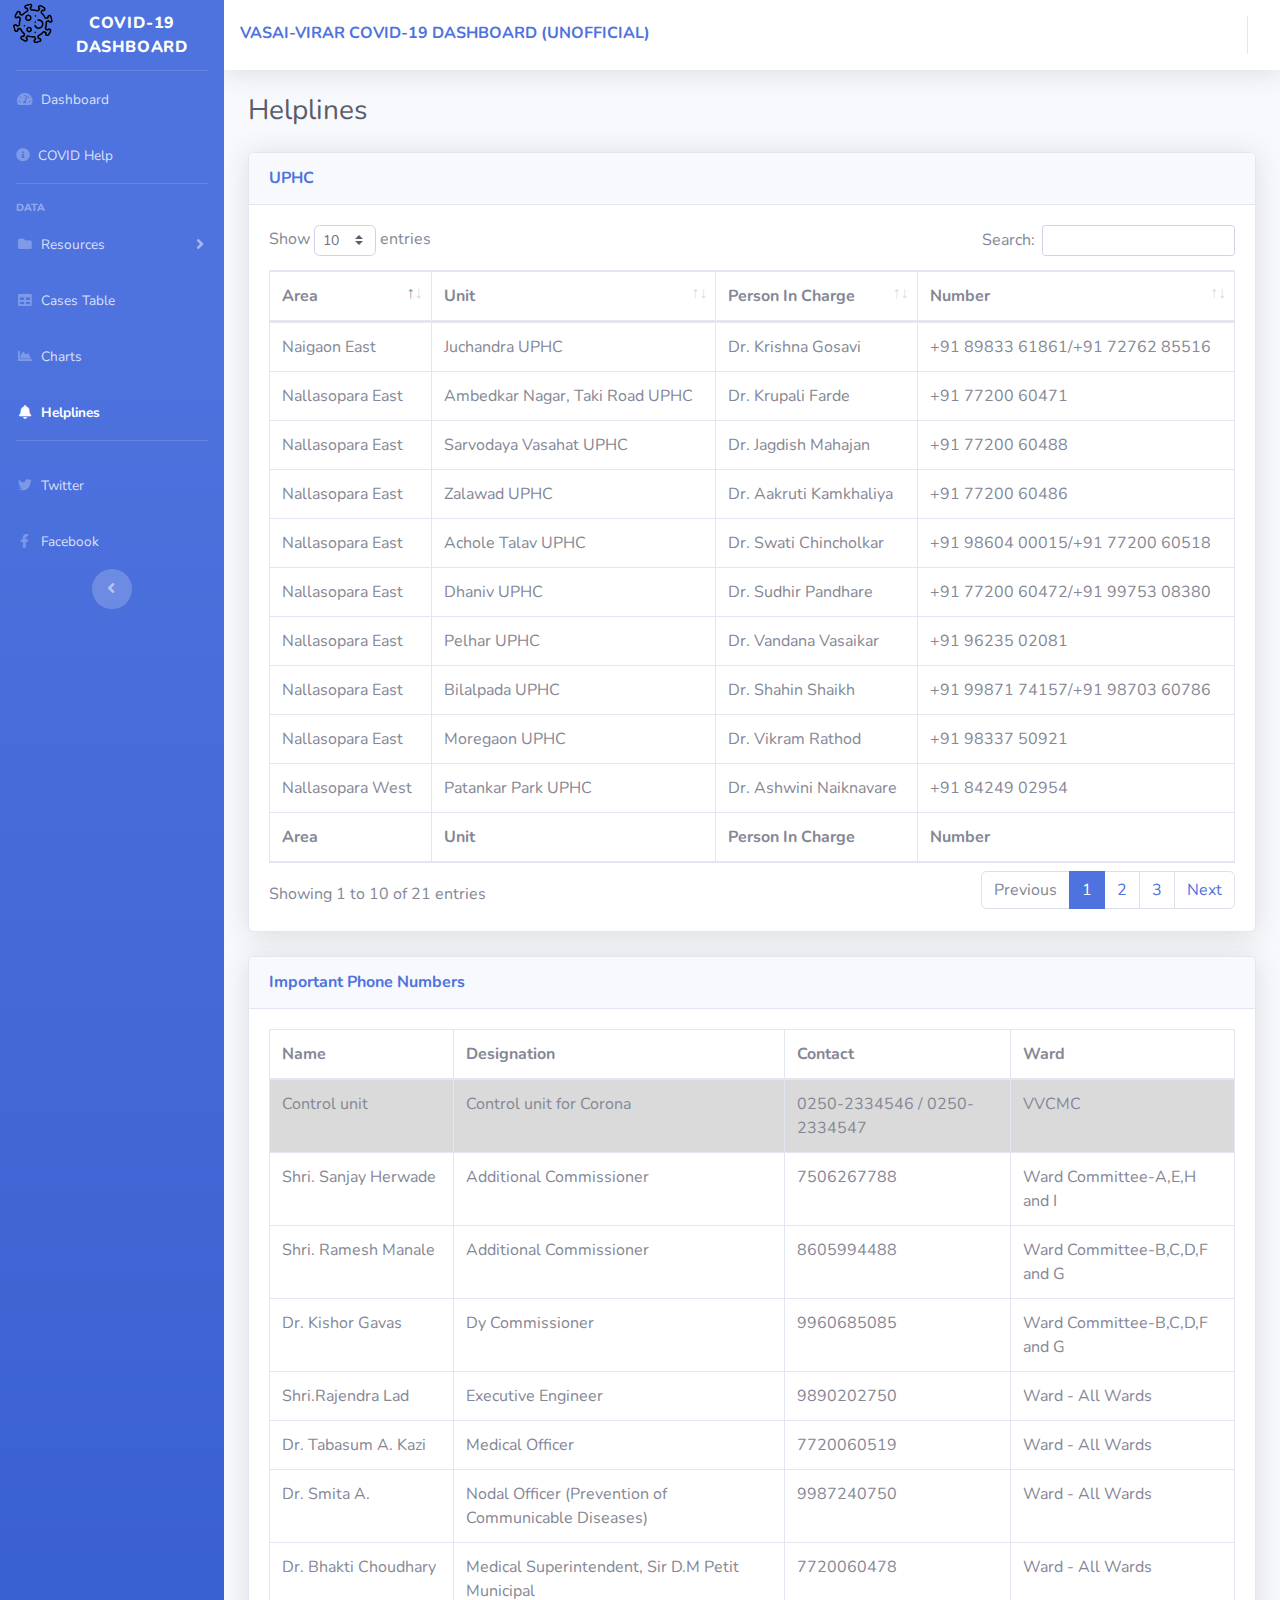
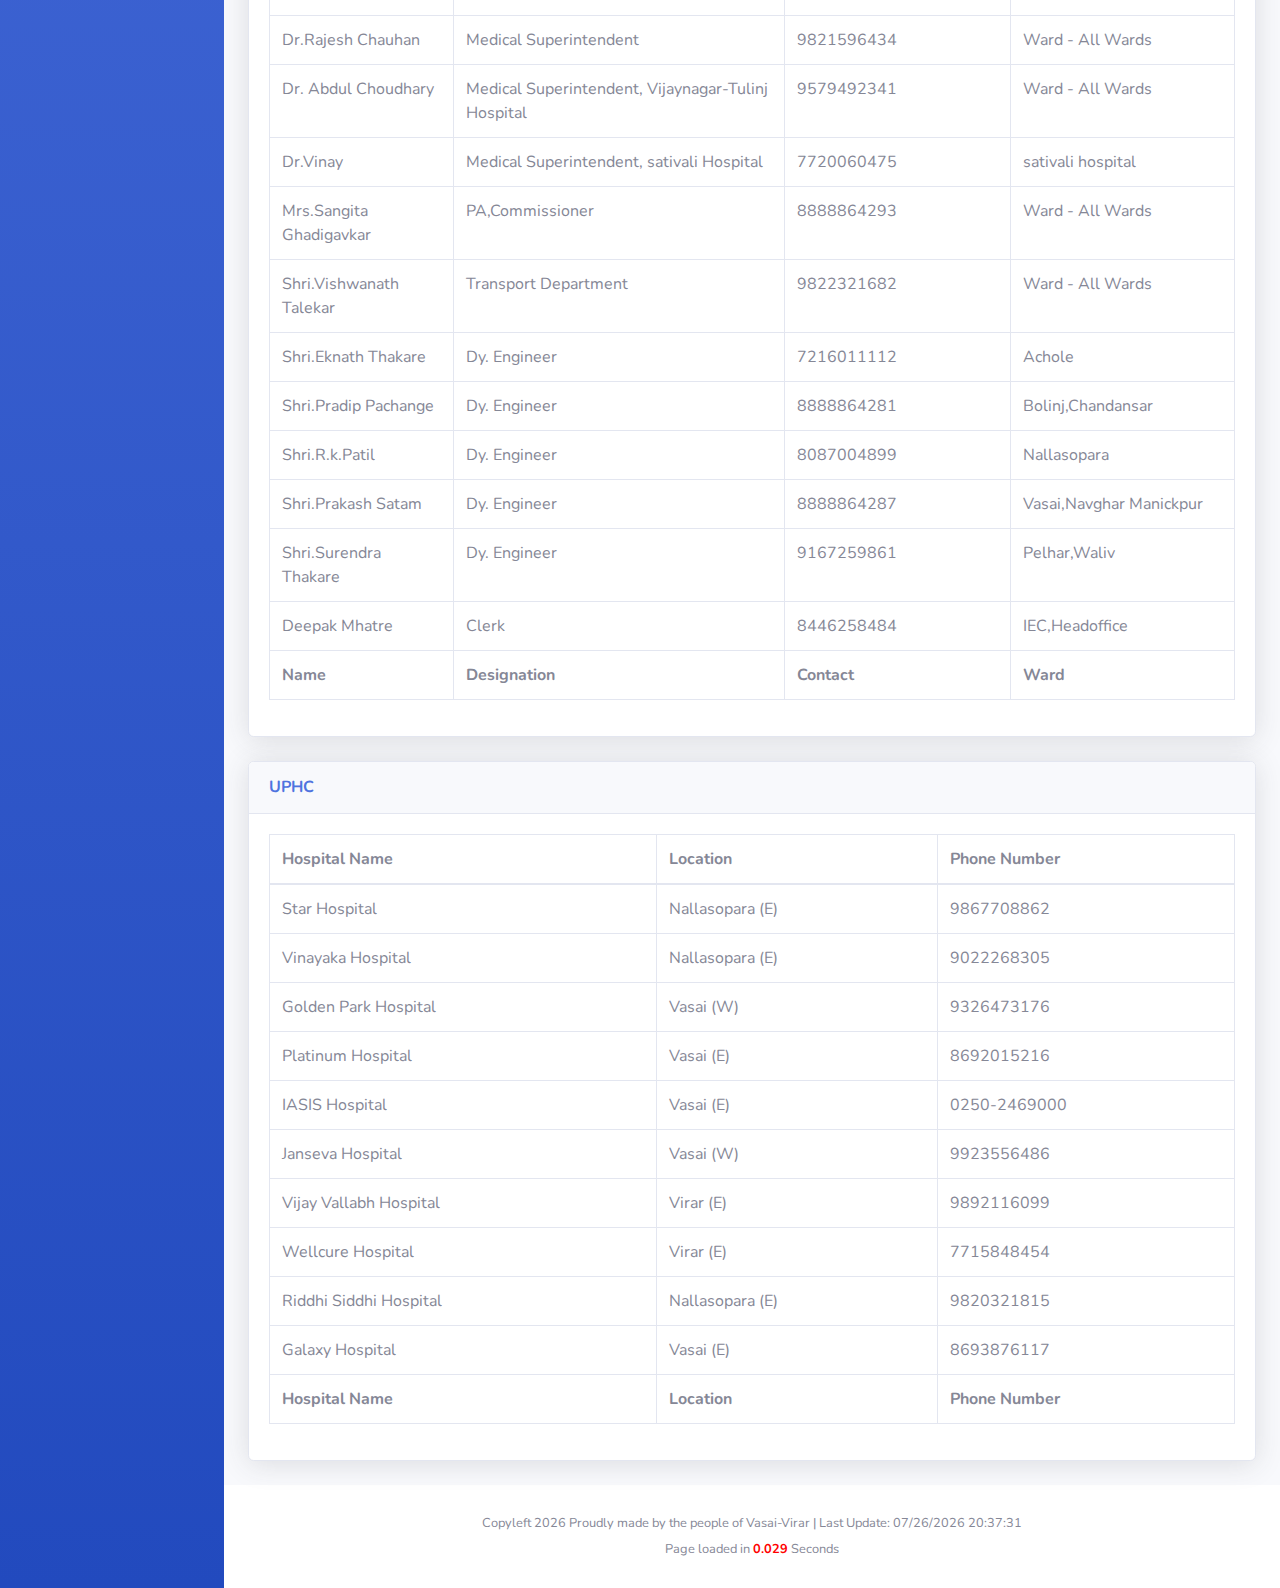
<file: helplines.html>
<!DOCTYPE html>
<html lang="en">

<head>

  <meta charset="utf-8">
  <meta http-equiv="X-UA-Compatible" content="IE=edge">
  <meta name="viewport" content="width=device-width, initial-scale=1, shrink-to-fit=no">
  <meta name="description" content="The unofficial COVID-19 Dashboard for Vasai-Virar">
  <meta name="author" content="WeAreVasai">

  <title>Vasai-Virar : Unofficial COVID-19 Dashboard</title>

  <!-- Custom fonts for this template-->
  <link href="vendor/fontawesome-free/css/all.min.css" rel="stylesheet" type="text/css">
  <link href="https://fonts.googleapis.com/css?family=Nunito:200,200i,300,300i,400,400i,600,600i,700,700i,800,800i,900,900i" rel="stylesheet">

  <!-- Custom styles for this template-->
  <link href="css/sb-admin-2.min.css" rel="stylesheet">
  <!-- Custom styles for this page -->
  <link href="vendor/datatables/dataTables.bootstrap4.min.css" rel="stylesheet">
  <link rel="icon" href="img/favicon.png" type="image/x-icon"/>
  <link rel="shortcut icon" href="img/favicon.png" type="image/x-icon"/>

</head>

<body id="page-top">

  <!-- Page Wrapper -->
  <div id="wrapper">

    <!-- Sidebar -->
    <ul class="navbar-nav bg-gradient-primary sidebar sidebar-dark accordion" id="accordionSidebar">

      <!-- Sidebar - Brand -->
      <a class="sidebar-brand d-flex align-items-center justify-content-center" href="index.html">
        <div class="sidebar-brand-icon rotate-n-15">
          <img  src="img/virus.svg" alt="" width="40" height="40" style="vertical-align:middle">
          <i class="fas fa-virus"></i>
        </div>
        <div class="sidebar-brand-text mx-3">COVID-19 Dashboard</div>
      </a>

      <!-- Divider -->
      <hr class="sidebar-divider my-0">

      <!-- Nav Item - Dashboard -->
      <li class="nav-item">
        <a class="nav-link" href="index.html">
          <i class="fas fa-fw fa-tachometer-alt"></i>
          <span>Dashboard</span></a>
      </li>
      <li class="nav-item">
        <a class="nav-link" href="help.html">
          <i class="fas fa fa-info-circle"></i>
          <span>COVID Help</span></a>
      </li>

      <!-- Divider -->
      <hr class="sidebar-divider">


      <!-- Heading -->
      <div class="sidebar-heading">
        Data
      </div>

      <!-- Nav Item - Pages Collapse Menu -->
    <li class="nav-item">
        <a class="nav-link collapsed" href="#" data-toggle="collapse" data-target="#collapsePages" aria-expanded="true" aria-controls="collapsePages">
          <i class="fas fa-fw fa-folder"></i>
          <span>Resources</span>
        </a>
        <div id="collapsePages" class="collapse" aria-labelledby="headingPages" data-parent="#accordionSidebar">
          <div class="bg-white py-2 collapse-inner rounded">
            <h6 class="collapse-header">VVCMC</h6>
            <a class="collapse-item" href="https://vvcmc.in/vvmc/corona/local_host/index.html">VVCMC Dashboard</a>
            <a class="collapse-item" href="https://vvcmc.in/vvmc/corona/local_host/containmentzone.html">VVCMC Containment Zones</a>

            <div class="collapse-divider"></div>
            <h6 class="collapse-header">Palghar District</h6>
            <a class="collapse-item" href="https://datastudio.google.com/embed/u/0/reporting/3f20951b-561b-4a87-a919-8134ce69bb43/page/ecYZB">Palghar Dashboard</a>

          </div>
        </div>
      </li>

      <!-- Nav Item - Tables -->
      <li class="nav-item">
        <a class="nav-link" href="CasesTable.html">
          <i class="fas fa-fw fa-table"></i>
          <span>Cases Table</span></a>
      </li>

      <!-- Nav Item - Charts -->
      <li class="nav-item">
        <a class="nav-link" href="charts.html">
          <i class="fas fa-fw fa-chart-area"></i>
          <span>Charts</span></a>
      </li>

      <!-- Nav Item - Helpline -->
      <li class="nav-item active">
        <a class="nav-link" href="helplines.html">
          <i class="fas fa-bell fa-fw"></i>
          <span>Helplines</span></a>
      </li>


      <!-- Divider -->
      <hr class="sidebar-divider d-none d-md-block">

      <!-- Nav Item - Tables -->
      <li class="nav-item">
        <a class="nav-link" href="https://twitter.com/WeAreVasai">
          <i class="fab fa-twitter fa-fw"></i>
          <span>Twitter</span></a>
      </li>
      <li class="nav-item">
        <a class="nav-link" href="https://www.facebook.com/wearevasai/">
          <i class="fab fa-facebook-f fa-fw"></i>
          <span>Facebook</span></a>
      </li>

      <!-- Sidebar Toggler (Sidebar) -->
      <div class="text-center d-none d-md-inline">
        <button class="rounded-circle border-0" id="sidebarToggle"></button>
      </div>

    </ul>
    <!-- End of Sidebar -->

    <!-- Content Wrapper -->
    <div id="content-wrapper" class="d-flex flex-column">

      <!-- Main Content -->
      <div id="content">

        <!-- Topbar -->
        <nav class="navbar navbar-expand navbar-light bg-white topbar mb-4 static-top shadow">

          <!-- Sidebar Toggle (Topbar) -->
          <button id="sidebarToggleTop" class="btn btn-link d-md-none rounded-circle mr-3">
            <i class="fa fa-bars"></i>
          </button>
          <div class="text-l font-weight-bold text-primary text-uppercase mb-1">Vasai-Virar COVID-19 Dashboard (Unofficial)</div>


          <!-- Topbar Navbar -->
          <ul class="navbar-nav ml-auto">



            <div class="topbar-divider d-none d-sm-block"></div>




        </nav>
        <!-- End of Topbar -->

        <!-- Begin Page Content -->
        <div class="container-fluid">


                    <!-- Page Heading -->
                    <h1 class="h3 mb-2 text-gray-800">Helplines</h1>
                    <p class="mb-4"></p>

                    <!-- DataTales Example -->
                    <div class="card shadow mb-4">
                      <div class="card-header py-3">
                        <h6 class="m-0 font-weight-bold text-primary">UPHC</h6>
                      </div>
                      <div class="card-body">
                        <div class="table-responsive">
                          <table class="table table-bordered" id="dataTable" width="100%" cellspacing="0">
                                              <thead>
                                                  <tr>
                                                      <th>Area</th>
                                                      <th>Unit</th>
                                                      <th>Person In Charge</th>
                                                      <th>Number</th>
                                                  </tr>
                                              </thead>
                                              <tfoot>
                                                  <tr>
                                                      <th>Area</th>
                                                      <th>Unit</th>
                                                      <th>Person In Charge</th>
                                                      <th>Number</th>
                                                  </tr>
                                              </tfoot>

                                              <tbody>
                                                <tr>
                                                    <td>Virar West</td>
                                                    <td>Nidan UPHC</td>
                                                    <td>Dr. Trupti Kokate</td>
                                                    <td>+91 77200 60477</td>
                                                </tr>
                                                <tr>
                                                    <td>Virar West</td>
                                                    <td>Bolinj UPHC</td>
                                                    <td>Dr. Pranjalee Pimpale</td>
                                                    <td>+91 77200 60487</td>
                                                </tr>
                                                <tr>
                                                    <td>Virar East</td>
                                                    <td>Tamale Talao UPHC</td>
                                                    <td>Dr. Varsha Shinde</td>
                                                    <td>+91 91687 90264</td>
                                                </tr>
                                                <tr>
                                                    <td>Virar East</td>
                                                    <td>Chandansar UPHC</td>
                                                    <td>Dr. Sonal Sankhe</td>
                                                    <td>+91 93231 91119</td>
                                                </tr>
                                                <tr>
                                                    <td>Virar East</td>
                                                    <td>Naringi UPHC</td>
                                                    <td>Dr. Sharad Gavit</td>
                                                    <td>+91 98818 54453</td>
                                                </tr>
                                                <tr>
                                                    <td>Nallasopara West</td>
                                                    <td>Patankar Park UPHC</td>
                                                    <td>Dr. Ashwini Naiknavare</td>
                                                    <td>+91 84249 02954</td>
                                                </tr>
                                                <tr>
                                                    <td>Nallasopara East</td>
                                                    <td>Ambedkar Nagar, Taki Road UPHC</td>
                                                    <td>Dr. Krupali Farde</td>
                                                    <td>+91 77200 60471</td>
                                                </tr>
                                                <tr>
                                                    <td>Nallasopara East</td>
                                                    <td>Sarvodaya Vasahat UPHC</td>
                                                    <td>Dr. Jagdish Mahajan</td>
                                                    <td>+91 77200 60488</td>
                                                </tr>
                                                <tr>
                                                    <td>Nallasopara East</td>
                                                    <td>Zalawad UPHC</td>
                                                    <td>Dr. Aakruti Kamkhaliya</td>
                                                    <td>+91 77200 60486</td>
                                                </tr>
                                                <tr>
                                                    <td>Nallasopara East</td>
                                                    <td>Achole Talav UPHC </td>
                                                    <td>Dr. Swati Chincholkar</td>
                                                    <td>+91 98604 00015/+91 77200 60518</td>
                                                </tr>
                                                <tr>
                                                    <td>Vasai East</td>
                                                    <td>Waliv Vasai UPHC</td>
                                                    <td>Dr. Panditrao Rathod</td>
                                                    <td>+91 80978 86150</td>
                                                </tr>
                                                <tr>
                                                    <td>Vasai East</td>
                                                    <td>Sativali UPHC</td>
                                                    <td>Dr. Shrinivas Dudhmal</td>
                                                    <td>+91 98235 20112/+91 77200 60490</td>
                                                </tr>
                                                <tr>
                                                    <td>Vasai East</td>
                                                    <td>Navghar  UPHC</td>
                                                    <td>Dr. Sunita Patel</td>
                                                    <td>+91 80802 04374</td>
                                                </tr>
                                                <tr>
                                                    <td>Vasai West</td>
                                                    <td>Deewanman UPHC</td>
                                                    <td>Dr. Nivedita Chaudhari</td>
                                                    <td>+91 77200 60476</td>
                                                </tr>
                                                <tr>
                                                    <td>Vasai West</td>
                                                    <td>Barampur UPHC</td>
                                                    <td>Dr. Abhiraj Mane</td>
                                                    <td>+91 74477 14267/+91 84858 42674</td>
                                                </tr>
                                                <tr>
                                                    <td>Vasai West</td>
                                                    <td>Vasai Gaon UPHC</td>
                                                    <td>Dr. Pranjalee Pimpale</td>
                                                    <td>+91 77200 60487</td>
                                                </tr>
                                                <tr>
                                                    <td>Nallasopara East</td>
                                                    <td>Dhaniv UPHC</td>
                                                    <td>Dr. Sudhir Pandhare</td>
                                                    <td>+91 77200 60472/+91 99753 08380</td>
                                                </tr>
                                                <tr>
                                                    <td>Nallasopara East</td>
                                                    <td>Pelhar UPHC</td>
                                                    <td>Dr. Vandana Vasaikar</td>
                                                    <td>+91 96235 02081</td>
                                                </tr>
                                                <tr>
                                                    <td>Nallasopara East</td>
                                                    <td>Bilalpada UPHC</td>
                                                    <td>Dr. Shahin Shaikh</td>
                                                    <td>+91 99871 74157/+91 98703 60786</td>
                                                </tr>
                                                <tr>
                                                    <td>Nallasopara East</td>
                                                    <td>Moregaon UPHC</td>
                                                    <td>Dr. Vikram Rathod</td>
                                                    <td>+91 98337 50921</td>
                                                </tr>
                                                <tr>
                                                    <td>Naigaon East</td>
                                                    <td>Juchandra UPHC</td>
                                                    <td>Dr. Krishna Gosavi</td>
                                                    <td>+91 89833 61861/+91 72762 85516</td>
                                                </tr>

                                              </tbody>
                                          </table>
                        </div>
                      </div>
                    </div>

                    <div class="card shadow mb-4">
                      <div class="card-header py-3">
                        <h6 class="m-0 font-weight-bold text-primary">Important Phone Numbers</h6>
                      </div>
                      <div class="card-body">
                        <div class="table-responsive">
                          <table class="table table-bordered" id="dataTable" width="100%" cellspacing="0">
                            <thead>
                              <tr>
                              <th>Name</th>
                              <th>Designation</th>
                              <th>Contact</th>
                              <th>Ward</th>
                              </tr>
                            </thead>
                            <tfoot>
                              <tr>
                              <th>Name</th>
                              <th>Designation</th>
                              <th>Contact</th>
                              <th>Ward</th>
                              </tr>
                            </tfoot>
                              <tbody>
                              <tr class="table-active">
                              <td>Control unit</td>
                              <td>Control unit for Corona</td>
                              <td>0250-2334546 / 0250-2334547</td>
                              <td>VVCMC</td>
                              </tr>
                              <tr>
                              <td>Shri. Sanjay Herwade</td>
                              <td>Additional Commissioner</td>
                              <td>7506267788</td>
                              <td>Ward Committee-A,E,H and I</td>
                              </tr>
                              <tr>
                              <td>Shri. Ramesh Manale</td>
                              <td>Additional Commissioner</td>
                              <td>8605994488</td>
                              <td>Ward Committee-B,C,D,F and G</td>
                              </tr>
                              <tr>
                              <td>Dr. Kishor Gavas</td>
                              <td>Dy Commissioner</td>
                              <td>9960685085</td>
                              <td>Ward Committee-B,C,D,F and G</td>
                              </tr>
                              <tr>
                              <td>Shri.Rajendra Lad</td>
                              <td>Executive Engineer</td>
                              <td>9890202750</td>
                              <td>Ward - All Wards</td>
                              </tr>
                              <tr>
                              <td>Dr. Tabasum A. Kazi</td>
                              <td>Medical Officer</td>
                              <td>7720060519</td>
                              <td>Ward - All Wards</td>
                              </tr>
                              <tr>
                              <td>Dr. Smita A.</td>
                              <td>Nodal Officer (Prevention of Communicable Diseases)</td>
                              <td>9987240750</td>
                              <td>Ward - All Wards</td>
                              </tr>
                              <tr>
                              <td>Dr. Bhakti Choudhary</td>
                              <td>Medical Superintendent, Sir D.M Petit Municipal </td>
                              <td>7720060478</td>
                              <td>Ward - All Wards</td>
                              </tr>
                              <tr>
                              <td>Dr.Rajesh Chauhan</td>
                              <td>Medical Superintendent</td>
                              <td>9821596434</td>
                              <td>Ward - All Wards</td>
                              </tr>
                              <tr>
                              <td>Dr. Abdul Choudhary</td>
                              <td>Medical Superintendent, Vijaynagar-Tulinj Hospital</td>
                              <td>9579492341</td>
                              <td>Ward - All Wards</td>
                              </tr>
                              <tr>
                              <td>Dr.Vinay</td>
                              <td>Medical Superintendent, sativali Hospital</td>
                              <td>7720060475</td>
                              <td>sativali hospital</td>
                              </tr>
                              <tr>
                              <td>Mrs.Sangita Ghadigavkar</td>
                              <td>PA,Commissioner</td>
                              <td>8888864293</td>
                              <td>Ward - All Wards</td>
                              </tr>
                              <tr>
                              <td>Shri.Vishwanath Talekar</td>
                              <td>Transport Department</td>
                              <td>9822321682</td>
                              <td>Ward - All Wards</td>
                              </tr>
                              <tr>
                              <td>Shri.Eknath Thakare</td>
                              <td>Dy. Engineer</td>
                              <td>7216011112</td>
                              <td>Achole</td>
                              </tr>
                              <tr>
                              <td>Shri.Pradip Pachange</td>
                              <td>Dy. Engineer</td>
                              <td>8888864281</td>
                              <td>Bolinj,Chandansar</td>
                              </tr>
                              <tr>
                              <td>Shri.R.k.Patil</td>
                              <td>Dy. Engineer</td>
                              <td>8087004899</td>
                              <td>Nallasopara</td>
                              </tr>
                              <tr>
                              <td>Shri.Prakash Satam</td>
                              <td>Dy. Engineer</td>
                              <td>8888864287</td>
                              <td>Vasai,Navghar Manickpur</td>
                              </tr>
                              <tr>
                              <td>Shri.Surendra Thakare</td>
                              <td>Dy. Engineer</td>
                              <td>9167259861</td>
                              <td>Pelhar,Waliv</td>
                              </tr>
                              <tr>
                              <td>Deepak Mhatre</td>
                              <td>Clerk</td>
                              <td>8446258484</td>
                              <td>IEC,Headoffice</td>
                              </tr>
                              </tbody>
                              </table>
                        </div>
                      </div>
                    </div>

                    <div class="card shadow mb-4">
                      <div class="card-header py-3">
                        <h6 class="m-0 font-weight-bold text-primary">UPHC</h6>
                      </div>
                      <div class="card-body">
                        <div class="table-responsive">
                          <table class="table table-bordered" id="dataTable" width="100%" cellspacing="0">
                            <thead>
                              <tr><th>Hospital Name</th><th>Location</th><th>Phone Number</th></tr>
                            </thead>
                            <tfoot>
                              <tr><th>Hospital Name</th><th>Location</th><th>Phone Number</th></tr>
                            </thead>
                            <tfoot>
                             <tr><td>Star Hospital</td><td>Nallasopara (E)</td><td>9867708862</td></tr>
                             <tr><td>Vinayaka Hospital</td><td>Nallasopara (E)</td><td>9022268305</td></tr>
                             <tr><td>Golden Park Hospital</td><td>Vasai (W)</td><td>9326473176</td></tr>
                             <tr><td>Platinum Hospital</td><td>Vasai (E)</td><td>8692015216</td></tr>
                             <tr><td>IASIS Hospital</td><td>Vasai (E)</td><td>0250-2469000</td></tr>
                             <tr><td>Janseva Hospital</td><td>Vasai (W)</td><td>9923556486</td></tr>
                             <tr><td>Vijay Vallabh Hospital</td><td>Virar (E)</td><td>9892116099</td></tr>
                             <tr><td>Wellcure Hospital</td><td>Virar (E)</td><td>7715848454</td></tr>
                             <tr><td>Riddhi Siddhi Hospital</td><td>Nallasopara (E)</td><td>9820321815</td></tr>
                             <tr><td>Galaxy Hospital</td><td>Vasai (E)</td><td>8693876117</td></tr>
                            </tbody>
                          </table>
                        </div>
                      </div>
                    </div>

        </div>
        <!-- /.container-fluid -->

      </div>
      <!-- End of Main Content -->

      <!-- Footer -->
      <footer class="sticky-footer bg-white">
        <div class="container my-auto">
          <div class="copyright text-center my-auto">
            <span>Copyleft <script>document.write(new Date().getFullYear());</script> <i class="icon-heart color-danger" aria-hidden="true"></i>
              Proudly made by the people of Vasai-Virar  | Last Update: <span id="demo"></span>
              <br /><br /><span id="loadtime"></span>
            </span>
          </div>
        </div>
      </footer>
      <!-- End of Footer -->

    </div>
    <!-- End of Content Wrapper -->

  </div>
  <!-- End of Page Wrapper -->

  <!-- Scroll to Top Button-->
  <a class="scroll-to-top rounded" href="#page-top">
    <i class="fas fa-angle-up"></i>
  </a>

<!--Get date JS -->
  <script>
    document.getElementById("demo").innerHTML = document.lastModified;
    </script>

  <!-- Bootstrap core JavaScript-->
  <script src="vendor/jquery/jquery.min.js"></script>
  <script src="vendor/bootstrap/js/bootstrap.bundle.min.js"></script>

  <!-- Core plugin JavaScript-->
  <script src="vendor/jquery-easing/jquery.easing.min.js"></script>

  <!-- Custom scripts for all pages-->
  <script src="js/sb-admin-2.min.js"></script>

  <!-- Page level plugins -->
  <script src="vendor/chart.js/Chart.min.js"></script>

  <!-- Page level custom scripts -->
  <script src="js/demo/chart-area-demo.js"></script>
  <script src="js/demo/chart-pie-demo.js"></script>


  <!-- Page level plugins -->
  <script src="vendor/datatables/jquery.dataTables.min.js"></script>
  <script src="vendor/datatables/dataTables.bootstrap4.min.js"></script>

  <script type="text/javascript">
       var before_loadtime = new Date().getTime();
       window.onload = Pageloadtime;
       function Pageloadtime() {
           var aftr_loadtime = new Date().getTime();
           // Time calculating in seconds
           pgloadtime = (aftr_loadtime - before_loadtime) / 1000

           document.getElementById("loadtime").innerHTML = "Page loaded in <font color='red'><b>" + pgloadtime + "</b></font> Seconds";
       }
  </script>

  <!-- Page level custom scripts -->
  <script src="js/demo/datatables-demo.js"></script>


  <!-- Global site tag (gtag.js) - Google Analytics -->
  <script async src="https://www.googletagmanager.com/gtag/js?id=UA-163098375-1"></script>
  <script>
    window.dataLayer = window.dataLayer || [];
    function gtag(){dataLayer.push(arguments);}
    gtag('js', new Date());

    gtag('config', 'UA-163098375-1');
  </script>

</body>

</html>
</file>
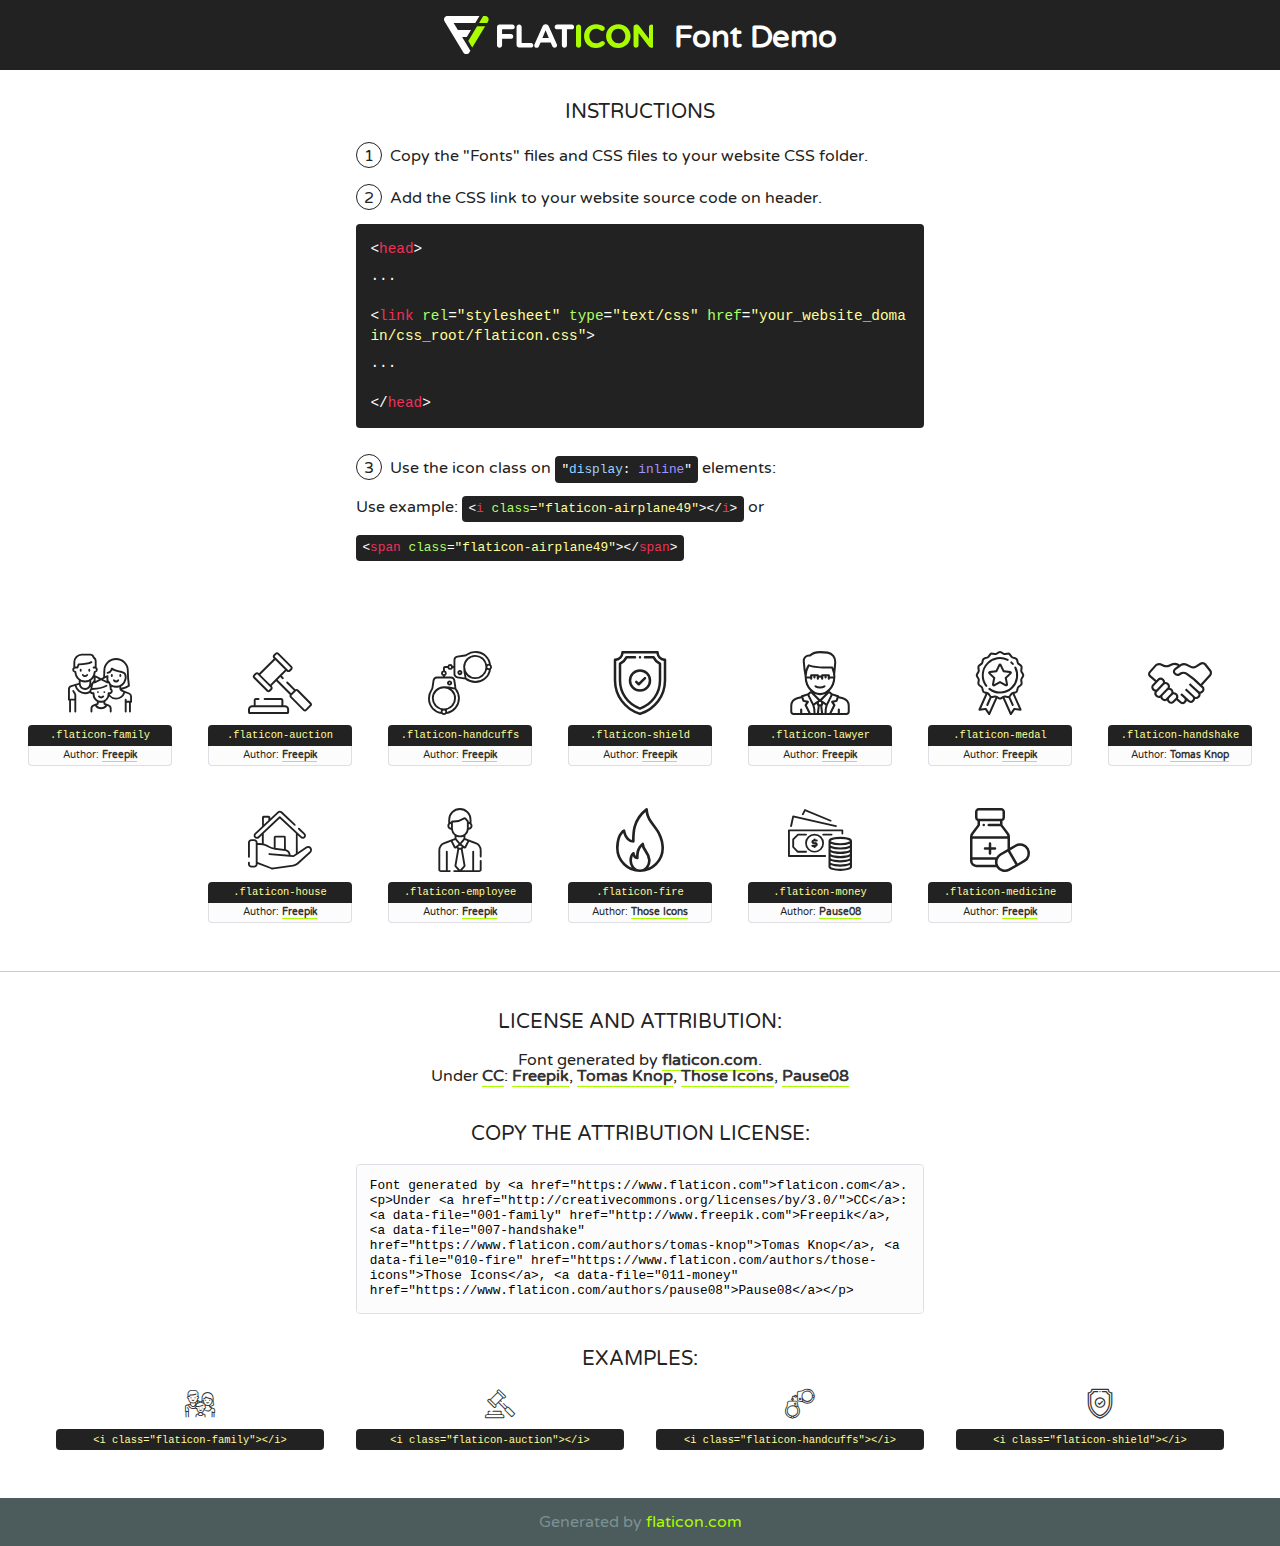
<file: fonts/flaticon/font/flaticon.html>
<!DOCTYPE html>
<!--
  Flaticon icon font: Flaticon
  Creation date: 14/01/2019 09:57
-->
<html>
<!DOCTYPE html>
<html>

<head>
    <title>Flaticon WebFont</title>
    <link href="http://fonts.googleapis.com/css?family=Varela+Round" rel="stylesheet" type="text/css" />
    <link rel="stylesheet" type="text/css" href="flaticon.css">
    <meta charset="UTF-8">
    <style>
    html, body, div, span, applet, object, iframe,
    h1, h2, h3, h4, h5, h6, p, blockquote, pre,
    a, abbr, acronym, address, big, cite, code,
    del, dfn, em, img, ins, kbd, q, s, samp,
    small, strike, strong, sub, sup, tt, var,
    b, u, i, center,
    dl, dt, dd, ol, ul, li,
    fieldset, form, label, legend,
    table, caption, tbody, tfoot, thead, tr, th, td,
    article, aside, canvas, details, embed, 
    figure, figcaption, footer, header, hgroup, 
    menu, nav, output, ruby, section, summary,
    time, mark, audio, video {
        margin: 0;
        padding: 0;
        border: 0;
        font-size: 100%;
        font: inherit;
        vertical-align: baseline;
    }
    /* HTML5 display-role reset for older browsers */
    article, aside, details, figcaption, figure, 
    footer, header, hgroup, menu, nav, section {
        display: block;
    }
    body {
        line-height: 1;
    }
    ol, ul {
        list-style: none;
    }
    blockquote, q {
        quotes: none;
    }
    blockquote:before, blockquote:after,
    q:before, q:after {
        content: '';
        content: none;
    }
    table {
        border-collapse: collapse;
        border-spacing: 0;
    }
    body {
        font-family: 'Varela Round', Helvetica, Arial, sans-serif;
        font-size: 16px;
        color: #222;
    }
    a {
        color: #333;
        border-bottom: 1px solid #a9fd00;
        font-weight: bold;
        text-decoration: none;
    }
    * {
        -moz-box-sizing: border-box;
        -webkit-box-sizing: border-box;
        box-sizing: border-box;
        margin: 0;
        padding: 0;
    }
    [class^="flaticon-"]:before, [class*=" flaticon-"]:before, [class^="flaticon-"]:after, [class*=" flaticon-"]:after {
        font-family: Flaticon;
        font-size: 30px;
        font-style: normal;
        margin-left: 20px;
        color: #333;
    }
    .wrapper {
        max-width: 600px;
        margin: auto;
        padding: 0 1em;
    }
    .title {
        font-size: 1.25em;
        text-align: center;
        margin-bottom: 1em;
        text-transform: uppercase;
    }
    header {
        text-align: center;
        background-color: #222;
        color: #fff;
        padding: 1em;
    }
    header .logo {
        width: 210px;
        height: 38px;
        display: inline-block;
        vertical-align: middle;
        margin-right: 1em;
        border: none;
    }
    header strong {
        font-size: 1.95em;
        font-weight: bold;
        vertical-align: middle;
        margin-top: 5px;
        display: inline-block;
    }
    .demo {
        margin: 2em auto;
        line-height: 1.25em;
    }
    .demo ul li {
        margin-bottom: 1em;
    }
    .demo ul li .num {
        color: #222;
        border-radius: 20px;
        display: inline-block;
        width: 26px;
        padding: 3px;
        height: 26px;
        text-align: center;
        margin-right: 0.5em;
        border: 1px solid #222;
    }
    .demo ul li code {
        background-color: #222;
        border-radius: 4px;
        padding: 0.25em 0.5em;
        display: inline-block;
        color: #fff;
        font-family: Consolas,Monaco,Lucida Console,Liberation Mono,DejaVu Sans Mono,Bitstream Vera Sans Mono,Courier New, monospace;
        font-weight: lighter;
        margin-top: 1em;
        font-size: 0.8em;
        word-break: break-all;
    }
    .demo ul li code.big {
        padding: 1em;
        font-size: 0.9em;
    }
    .demo ul li code .red {
        color: #EF3159;
    }
    .demo ul li code .green {
        color: #ACFF65;
    }
    .demo ul li code .yellow {
        color: #FFFF99;
    }
    .demo ul li code .blue {
        color: #99D3FF;
    }
    .demo ul li code .purple {
        color: #A295FF;
    }
    .demo ul li code .dots {
        margin-top: 0.5em;
        display: block;
    }
    #glyphs {
        border-bottom: 1px solid #ccc;
        padding: 2em 0;
        text-align: center;
    }
    .glyph {
        display: inline-block;
        width: 9em;
        margin: 1em;
        text-align: center;
        vertical-align: top;
        background: #FFF;
    }
    .glyph .glyph-icon {
        padding: 10px;
        display: block;
        font-family:"Flaticon";
        font-size: 64px;
        line-height: 1;
    }
    .glyph .glyph-icon:before {
        font-size: 64px;
        color: #222;
        margin-left: 0;
    }
    .class-name {
        font-size: 0.65em;
        background-color: #222;
        color: #fff;
        border-radius: 4px 4px 0 0;
        padding: 0.5em;
        color: #FFFF99;
        font-family: Consolas,Monaco,Lucida Console,Liberation Mono,DejaVu Sans Mono,Bitstream Vera Sans Mono,Courier New, monospace;
    }
    .author-name {
        font-size: 0.6em;
        background-color: #fcfcfd;
        border: 1px solid #DEDEE4;
        border-top: 0;
        border-radius: 0 0 4px 4px;
        padding: 0.5em;
    }
    .class-name:last-child {
        font-size: 10px;
        color:#888;
    }
    .class-name:last-child a {
        font-size: 10px;
        color:#555;
    }
    .class-name:last-child a:hover {
        color:#a9fd00;
    }
    .glyph > input {
        display: block;
        width: 100px;
        margin: 5px auto;
        text-align: center;
        font-size: 12px;
        cursor: text;
    }
    .glyph > input.icon-input {
        font-family:"Flaticon";
        font-size: 16px;
        margin-bottom: 10px;
    }
    .attribution .title {
        margin-top: 2em;
    }
    .attribution textarea {
        background-color: #fcfcfd;
        padding: 1em;
        border: none;
        box-shadow: none;
        border: 1px solid #DEDEE4;
        border-radius: 4px;
        resize: none;
        width: 100%;
        height: 150px;
        font-size: 0.8em;
        font-family: Consolas,Monaco,Lucida Console,Liberation Mono,DejaVu Sans Mono,Bitstream Vera Sans Mono,Courier New, monospace;
        -webkit-appearance: none;
    }
    .iconsuse {
        margin: 2em auto;
        text-align: center;
        max-width: 1200px;
    }
    .iconsuse:after {
        content: '';
        display: table;
        clear: both;
    }
    .iconsuse .image {
        float: left;
        width: 25%;
        padding: 0 1em;
    }
    .iconsuse .image p {
        margin-bottom: 1em;
    }
    .iconsuse .image span {
        display: block;
        font-size: 0.65em;
        background-color: #222;
        color: #fff;
        border-radius: 4px;
        padding: 0.5em;
        color: #FFFF99;
        margin-top: 1em;
        font-family: Consolas,Monaco,Lucida Console,Liberation Mono,DejaVu Sans Mono,Bitstream Vera Sans Mono,Courier New, monospace;
    }
    #footer {
        text-align: center;
        background-color: #4C5B5C;
        color: #7c9192;
        padding: 1em;
    }
    #footer a {
        border: none;
        color: #a9fd00;
        font-weight: normal;
    }
    @media (max-width: 960px) {
        .iconsuse .image {
            width: 50%;
        }
    }
    @media (max-width: 560px) {
        .iconsuse .image {
            width: 100%;
        }
    }
    </style>
</head>

<body class="characters-off">

    <header>
        <a href="https://www.flaticon.com" target="_blank" class="logo">
            <svg version="1.1" xmlns="http://www.w3.org/2000/svg" xmlns:xlink="http://www.w3.org/1999/xlink" xmlns:a="http://ns.adobe.com/AdobeSVGViewerExtensions/3.0/" viewBox="0 0 560.875 102.036" enable-background="new 0 0 560.875 102.036" xml:space="preserve">
                <defs>
                </defs>
                <g>
                    <g class="letters">
                        <path fill="#ffffff" d="M141.596,29.675c0-3.777,2.985-6.767,6.764-6.767h34.438c3.426,0,6.15,2.728,6.15,6.15
                        c0,3.43-2.724,6.149-6.15,6.149h-27.674v13.091h23.719c3.429,0,6.151,2.724,6.151,6.15c0,3.43-2.723,6.149-6.151,6.149h-23.719
                        v17.574c0,3.773-2.986,6.761-6.764,6.761c-3.779,0-6.764-2.989-6.764-6.761V29.675z"></path>
                        <path fill="#ffffff" d="M193.844,29.149c0-3.781,2.985-6.767,6.764-6.767c3.776,0,6.763,2.985,6.763,6.767v42.957h25.039
                        c3.426,0,6.149,2.726,6.149,6.153c0,3.425-2.723,6.15-6.149,6.15h-31.802c-3.779,0-6.764-2.986-6.764-6.768V29.149z"></path>
                        <path fill="#ffffff" d="M241.891,75.71l21.438-48.407c1.492-3.341,4.215-5.357,7.906-5.357h0.792
                        c3.686,0,6.323,2.017,7.815,5.357l21.439,48.407c0.436,0.967,0.701,1.845,0.701,2.723c0,3.602-2.809,6.501-6.414,6.501
                        c-3.161,0-5.269-1.845-6.499-4.655l-4.132-9.661h-27.059l-4.301,10.102c-1.144,2.631-3.426,4.214-6.237,4.214
                        c-3.517,0-6.24-2.81-6.24-6.325C241.1,77.64,241.451,76.677,241.891,75.71z M279.932,58.666l-8.521-20.297l-8.526,20.297H279.932
                        z"></path>
                        <path fill="#ffffff" d="M314.864,35.387H301.86c-3.429,0-6.239-2.813-6.239-6.238c0-3.429,2.811-6.24,6.239-6.24h39.533
                        c3.426,0,6.237,2.811,6.237,6.24c0,3.425-2.811,6.238-6.237,6.238h-13.001v42.785c0,3.773-2.99,6.761-6.764,6.761
                        c-3.779,0-6.764-2.989-6.764-6.761V35.387z"></path>
                        <path fill="#A9FD00" d="M352.615,29.149c0-3.781,2.985-6.767,6.767-6.767c3.774,0,6.761,2.985,6.761,6.767v49.024
                        c0,3.773-2.987,6.761-6.761,6.761c-3.781,0-6.767-2.989-6.767-6.761V29.149z"></path>
                        <path fill="#A9FD00" d="M374.132,53.836v-0.179c0-17.481,13.178-31.801,32.065-31.801c9.22,0,15.459,2.458,20.557,6.238
                        c1.402,1.054,2.637,2.985,2.637,5.357c0,3.692-2.985,6.59-6.681,6.59c-1.845,0-3.071-0.702-4.044-1.319
                        c-3.776-2.813-7.729-4.393-12.562-4.393c-10.364,0-17.831,8.611-17.831,19.154v0.173c0,10.542,7.291,19.329,17.831,19.329
                        c5.715,0,9.492-1.756,13.359-4.834c1.049-0.874,2.458-1.491,4.039-1.491c3.429,0,6.325,2.813,6.325,6.236
                        c0,2.106-1.056,3.78-2.282,4.834c-5.539,4.834-12.036,7.733-21.878,7.733C387.572,85.464,374.132,71.493,374.132,53.836z"></path>
                        <path fill="#A9FD00" d="M433.009,53.836v-0.179c0-17.481,13.79-31.801,32.766-31.801c18.981,0,32.592,14.143,32.592,31.628v0.173
                        c0,17.483-13.785,31.807-32.769,31.807C446.625,85.464,433.009,71.32,433.009,53.836z M484.224,53.836v-0.179
                        c0-10.539-7.725-19.326-18.626-19.326c-10.893,0-18.449,8.611-18.449,19.154v0.173c0,10.542,7.73,19.329,18.626,19.329
                        C476.676,72.986,484.224,64.378,484.224,53.836z"></path>
                        <path fill="#A9FD00" d="M506.233,29.321c0-3.774,2.99-6.763,6.767-6.763h1.401c3.252,0,5.183,1.583,7.029,3.953l26.093,34.265
                        V29.059c0-3.692,2.99-6.677,6.681-6.677c3.683,0,6.671,2.985,6.671,6.677v48.934c0,3.78-2.987,6.765-6.764,6.765h-0.436
                        c-3.257,0-5.188-1.581-7.034-3.953l-27.056-35.492v32.944c0,3.687-2.985,6.676-6.678,6.676c-3.683,0-6.673-2.989-6.673-6.676
                        V29.321z"></path>
                    </g>
                    <g class="insignia">
                        <path fill="#ffffff" d="M48.372,56.137h12.517l11.156-18.537H37.186L25.688,18.539h57.825L94.668,0H9.271
                        C5.925,0,2.842,1.801,1.198,4.716c-1.644,2.907-1.593,6.482,0.134,9.343l50.38,83.501c1.678,2.781,4.689,4.476,7.938,4.476
                        c3.246,0,6.257-1.695,7.935-4.476l2.898-4.804L48.372,56.137z"></path>
                        <g class="i">
                            <path fill="#A9FD00" d="M93.575,18.539h0.031v0.004l21.652,0.004l2.705-4.488c1.727-2.861,1.778-6.436,0.133-9.343
                            C116.454,1.801,113.371,0,110.026,0h-5.294L93.575,18.539z"></path>
                            <polygon fill="#A9FD00" points="88.291,27.356 64.725,66.486 75.519,84.404 109.942,27.356"></polygon>
                        </g>
                    </g>
                </g>
            </svg>
        </a>
        <strong>Font Demo</strong>
    </header>


    <section class="demo wrapper">

        <p class="title">Instructions</p>

        <ul>
            <li>
                <span class="num">1</span>Copy the "Fonts" files and CSS files to your website CSS folder.
            </li>
            <li>
                <span class="num">2</span>Add the CSS link to your website source code on header.
                <code class="big">
                    &lt;<span class="red">head</span>&gt;
                    <br/><span class="dots">...</span>
                    <br/>&lt;<span class="red">link</span> <span class="green">rel</span>=<span class="yellow">"stylesheet"</span> <span class="green">type</span>=<span class="yellow">"text/css"</span> <span class="green">href</span>=<span class="yellow">"your_website_domain/css_root/flaticon.css"</span>&gt;
                    <br/><span class="dots">...</span>
                    <br/>&lt;/<span class="red">head</span>&gt;
                </code>
            </li>

            <li>
                <p>
                    <span class="num">3</span>Use the icon class on <code>"<span class="blue">display</span>:<span class="purple"> inline</span>"</code> elements:
                    <br />
                    Use example: <code>&lt;<span class="red">i</span> <span class="green">class</span>=<span class="yellow">&quot;flaticon-airplane49&quot;</span>&gt;&lt;/<span class="red">i</span>&gt;</code> or <code>&lt;<span class="red">span</span> <span class="green">class</span>=<span class="yellow">&quot;flaticon-airplane49&quot;</span>&gt;&lt;/<span class="red">span</span>&gt;</code>
            </li>
        </ul>

    </section>




   <section id="glyphs">          
    
      
        <div class="glyph"><div class="glyph-icon flaticon-family"></div>
            <div class="class-name">.flaticon-family</div>
            <div class="author-name">Author: <a data-file="001-family" href="http://www.freepik.com">Freepik</a> </div> 
        </div>        
        
        <div class="glyph"><div class="glyph-icon flaticon-auction"></div>
            <div class="class-name">.flaticon-auction</div>
            <div class="author-name">Author: <a data-file="002-auction" href="http://www.freepik.com">Freepik</a> </div> 
        </div>        
        
        <div class="glyph"><div class="glyph-icon flaticon-handcuffs"></div>
            <div class="class-name">.flaticon-handcuffs</div>
            <div class="author-name">Author: <a data-file="003-handcuffs" href="http://www.freepik.com">Freepik</a> </div> 
        </div>        
        
        <div class="glyph"><div class="glyph-icon flaticon-shield"></div>
            <div class="class-name">.flaticon-shield</div>
            <div class="author-name">Author: <a data-file="004-shield" href="http://www.freepik.com">Freepik</a> </div> 
        </div>        
        
        <div class="glyph"><div class="glyph-icon flaticon-lawyer"></div>
            <div class="class-name">.flaticon-lawyer</div>
            <div class="author-name">Author: <a data-file="005-lawyer" href="http://www.freepik.com">Freepik</a> </div> 
        </div>        
        
        <div class="glyph"><div class="glyph-icon flaticon-medal"></div>
            <div class="class-name">.flaticon-medal</div>
            <div class="author-name">Author: <a data-file="006-medal" href="http://www.freepik.com">Freepik</a> </div> 
        </div>        
        
        <div class="glyph"><div class="glyph-icon flaticon-handshake"></div>
            <div class="class-name">.flaticon-handshake</div>
            <div class="author-name">Author: <a data-file="007-handshake" href="https://www.flaticon.com/authors/tomas-knop">Tomas Knop</a> </div> 
        </div>        
        
        <div class="glyph"><div class="glyph-icon flaticon-house"></div>
            <div class="class-name">.flaticon-house</div>
            <div class="author-name">Author: <a data-file="008-house" href="http://www.freepik.com">Freepik</a> </div> 
        </div>        
        
        <div class="glyph"><div class="glyph-icon flaticon-employee"></div>
            <div class="class-name">.flaticon-employee</div>
            <div class="author-name">Author: <a data-file="009-employee" href="http://www.freepik.com">Freepik</a> </div> 
        </div>        
        
        <div class="glyph"><div class="glyph-icon flaticon-fire"></div>
            <div class="class-name">.flaticon-fire</div>
            <div class="author-name">Author: <a data-file="010-fire" href="https://www.flaticon.com/authors/those-icons">Those Icons</a> </div> 
        </div>        
        
        <div class="glyph"><div class="glyph-icon flaticon-money"></div>
            <div class="class-name">.flaticon-money</div>
            <div class="author-name">Author: <a data-file="011-money" href="https://www.flaticon.com/authors/pause08">Pause08</a> </div> 
        </div>        
        
        <div class="glyph"><div class="glyph-icon flaticon-medicine"></div>
            <div class="class-name">.flaticon-medicine</div>
            <div class="author-name">Author: <a data-file="012-medicine" href="http://www.freepik.com">Freepik</a> </div> 
        </div>        
        

    </section>



    <section class="attribution wrapper"   style="text-align:center;">

      <div class="title">License and attribution:</div><div class="attrDiv">Font generated by <a href="https://www.flaticon.com">flaticon.com</a>. <div><p>Under <a href="http://creativecommons.org/licenses/by/3.0/">CC</a>: <a data-file="001-family" href="http://www.freepik.com">Freepik</a>, <a data-file="007-handshake" href="https://www.flaticon.com/authors/tomas-knop">Tomas Knop</a>, <a data-file="010-fire" href="https://www.flaticon.com/authors/those-icons">Those Icons</a>, <a data-file="011-money" href="https://www.flaticon.com/authors/pause08">Pause08</a></p>  </div>
      </div>
      <div class="title">Copy the Attribution License:</div>

    <textarea onclick="this.focus();this.select();">Font generated by &lt;a href=&quot;https://www.flaticon.com&quot;&gt;flaticon.com&lt;/a&gt;. <p>Under <a href="http://creativecommons.org/licenses/by/3.0/">CC</a>: <a data-file="001-family" href="http://www.freepik.com">Freepik</a>, <a data-file="007-handshake" href="https://www.flaticon.com/authors/tomas-knop">Tomas Knop</a>, <a data-file="010-fire" href="https://www.flaticon.com/authors/those-icons">Those Icons</a>, <a data-file="011-money" href="https://www.flaticon.com/authors/pause08">Pause08</a></p>  
     </textarea>

    </section>

    <section class="iconsuse">

          <div class="title">Examples:</div>            
             
            <div class="image">
                <p>
                    <i class="glyph-icon flaticon-family"></i> 
                    <span>&lt;i class=&quot;flaticon-family&quot;&gt;&lt;/i&gt;</span>
                </p>
            </div>
            
            <div class="image">
                <p>
                    <i class="glyph-icon flaticon-auction"></i> 
                    <span>&lt;i class=&quot;flaticon-auction&quot;&gt;&lt;/i&gt;</span>
                </p>
            </div>
            
            <div class="image">
                <p>
                    <i class="glyph-icon flaticon-handcuffs"></i> 
                    <span>&lt;i class=&quot;flaticon-handcuffs&quot;&gt;&lt;/i&gt;</span>
                </p>
            </div>
            
            <div class="image">
                <p>
                    <i class="glyph-icon flaticon-shield"></i> 
                    <span>&lt;i class=&quot;flaticon-shield&quot;&gt;&lt;/i&gt;</span>
                </p>
            </div>
                       
        </div>
                            
    </section>

<div id="footer">
    <div>Generated by <a href="https://www.flaticon.com">flaticon.com</a>
    </div>
</div>



</body>
</html>
</file>
<file: fonts/flaticon/font/flaticon.css>
/*
  	Flaticon icon font: Flaticon
  	Creation date: 14/01/2019 09:57
  	*/

@font-face {
  font-family: "Flaticon";
  src: url("./Flaticon.eot");
  src: url("./Flaticon.eot?#iefix") format("embedded-opentype"),
       url("./Flaticon.woff") format("woff"),
       url("./Flaticon.ttf") format("truetype"),
       url("./Flaticon.svg#Flaticon") format("svg");
  font-weight: normal;
  font-style: normal;
}

@media screen and (-webkit-min-device-pixel-ratio:0) {
  @font-face {
    font-family: "Flaticon";
    src: url("./Flaticon.svg#Flaticon") format("svg");
  }
}

[class^="flaticon-"]:before, [class*=" flaticon-"]:before,
[class^="flaticon-"]:after, [class*=" flaticon-"]:after {   
  font-family: Flaticon;
        font-size: 20px;
font-style: normal;
margin-left: 20px;
}

.flaticon-family:before { content: "\f100"; }
.flaticon-auction:before { content: "\f101"; }
.flaticon-handcuffs:before { content: "\f102"; }
.flaticon-shield:before { content: "\f103"; }
.flaticon-lawyer:before { content: "\f104"; }
.flaticon-medal:before { content: "\f105"; }
.flaticon-handshake:before { content: "\f106"; }
.flaticon-house:before { content: "\f107"; }
.flaticon-employee:before { content: "\f108"; }
.flaticon-fire:before { content: "\f109"; }
.flaticon-money:before { content: "\f10a"; }
.flaticon-medicine:before { content: "\f10b"; }
</file>
